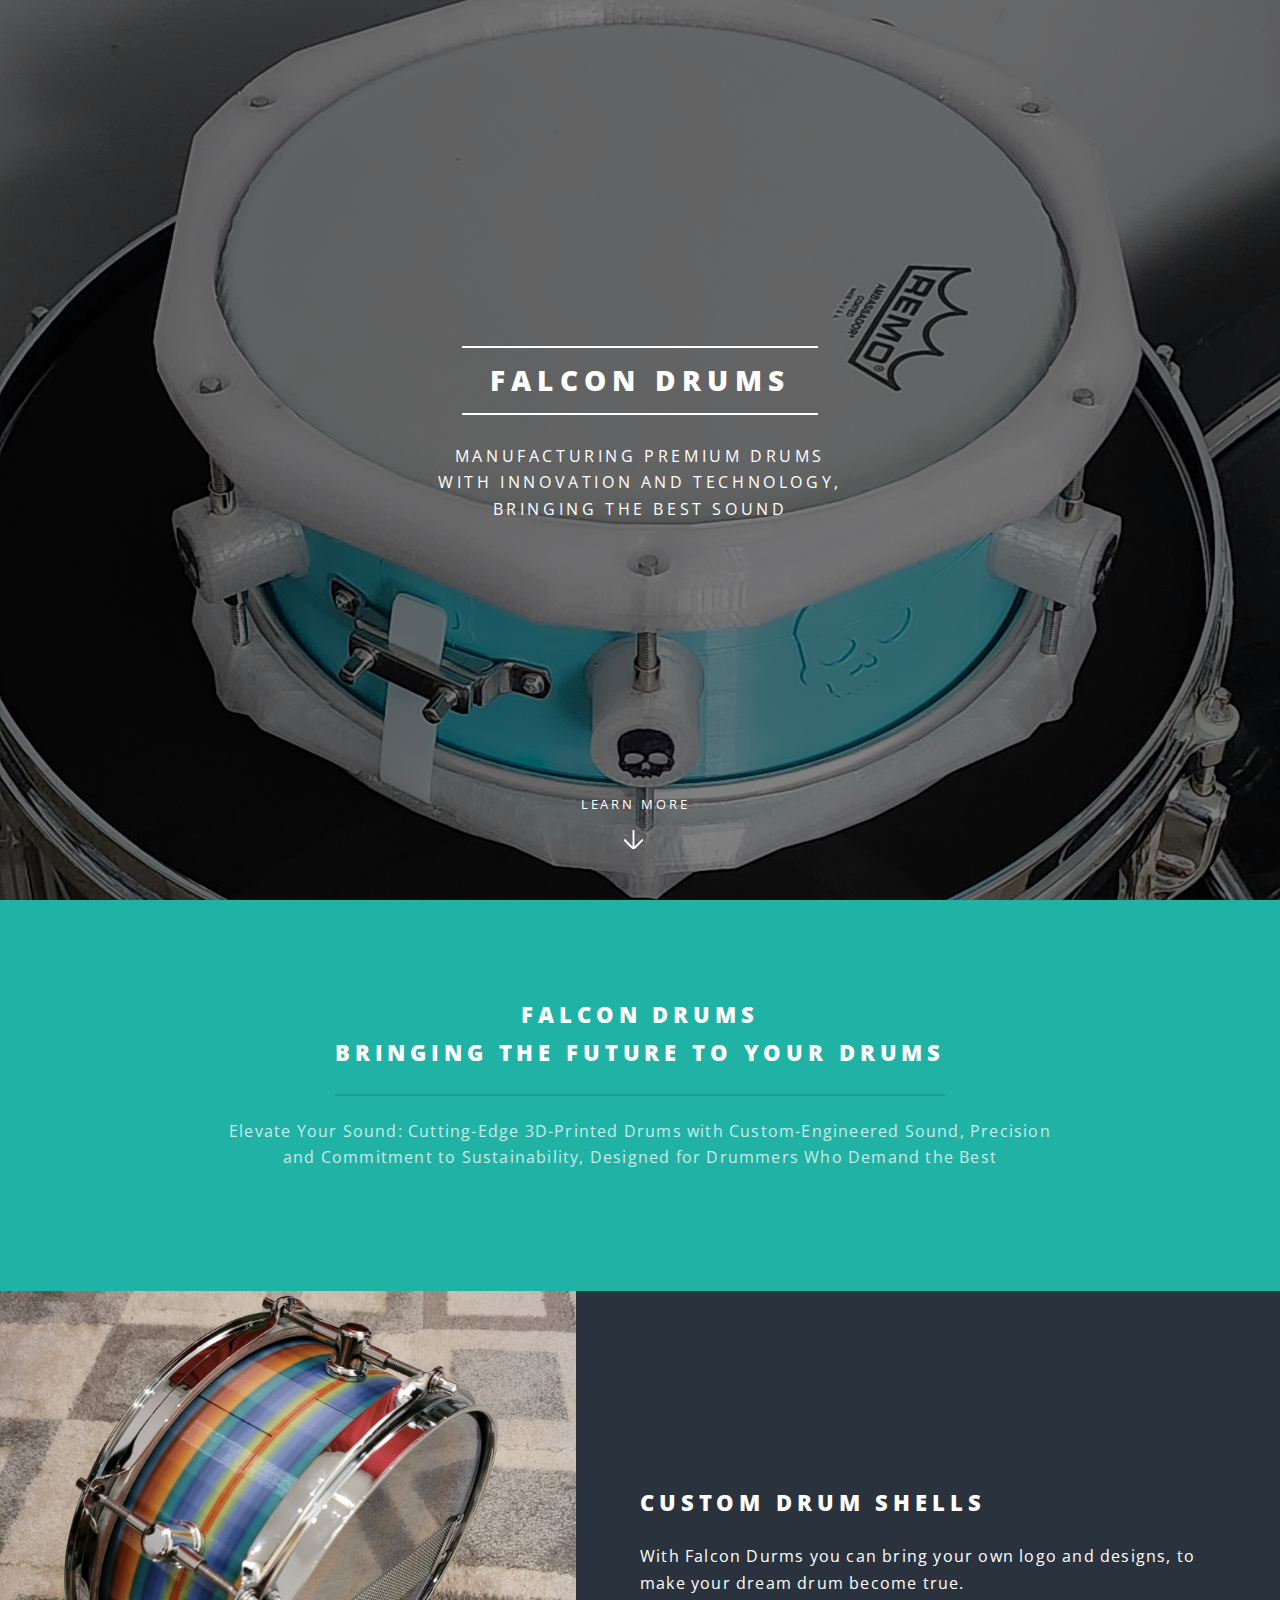
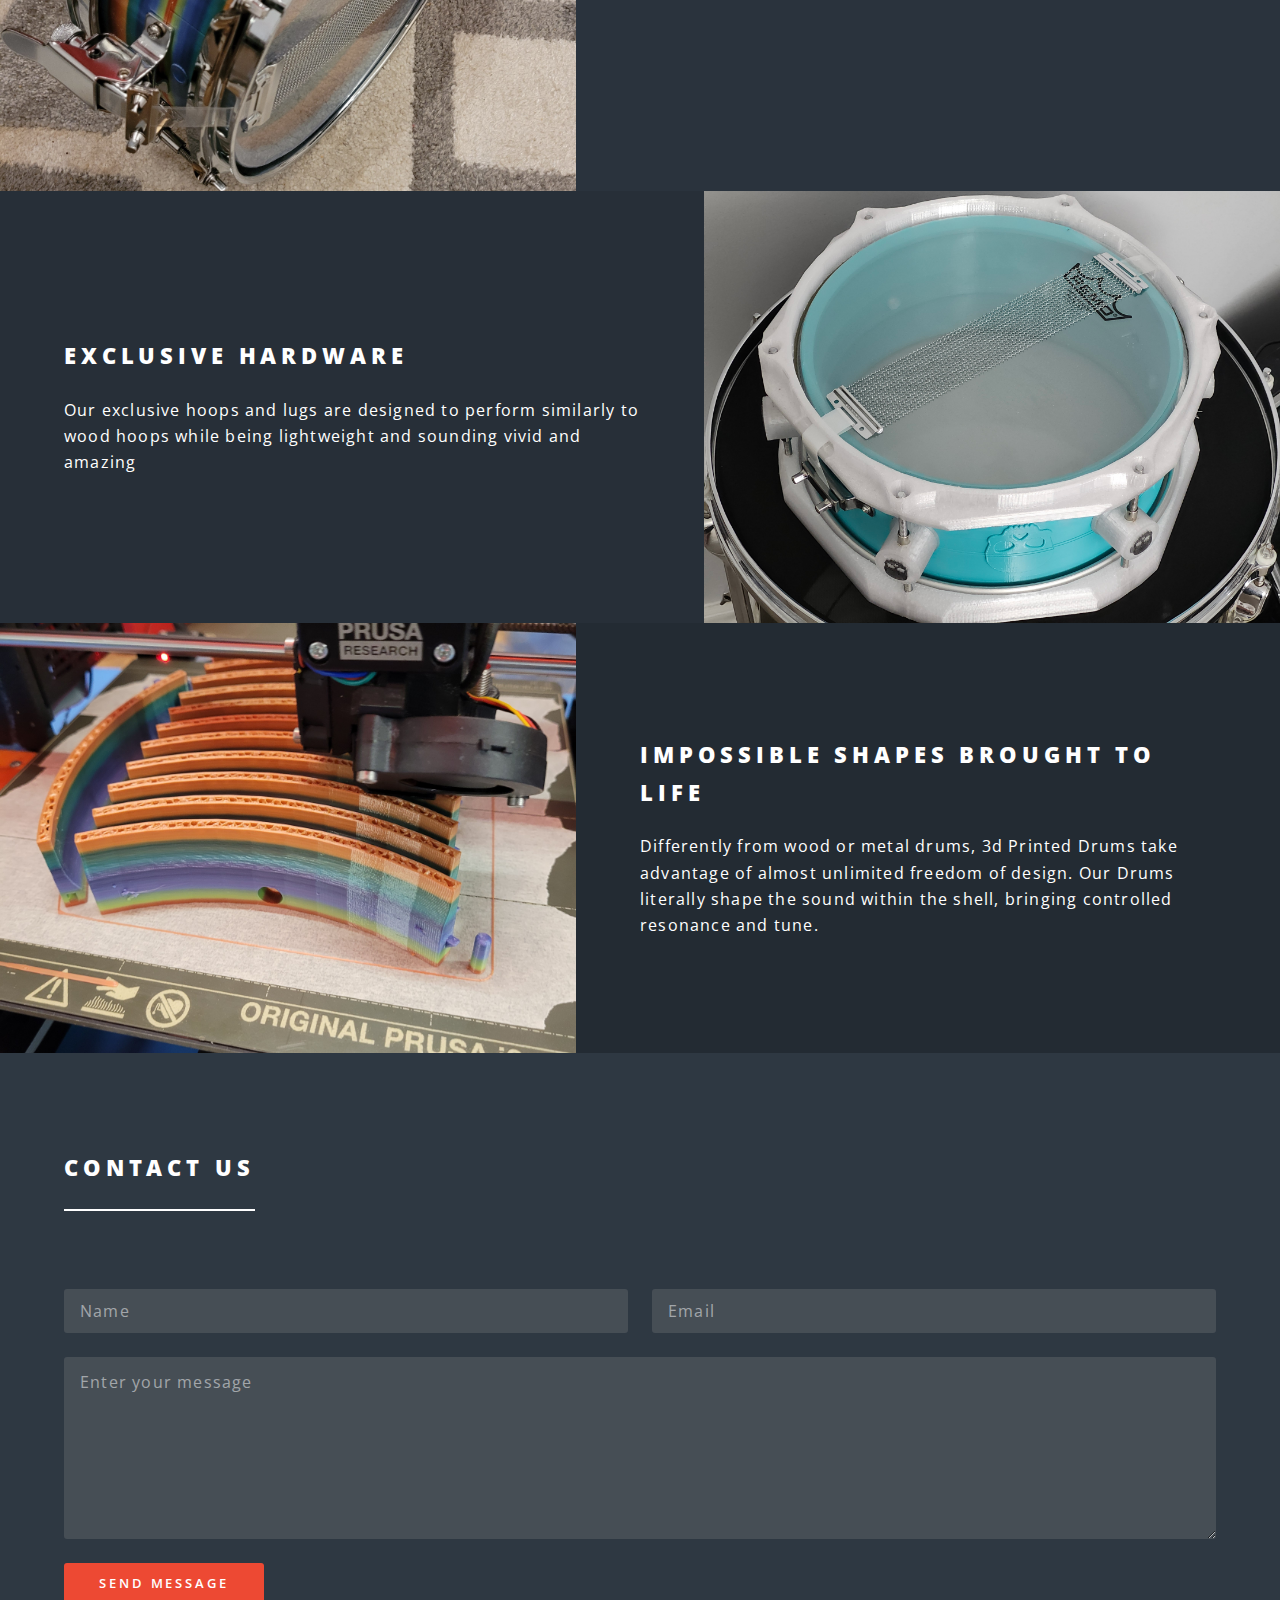
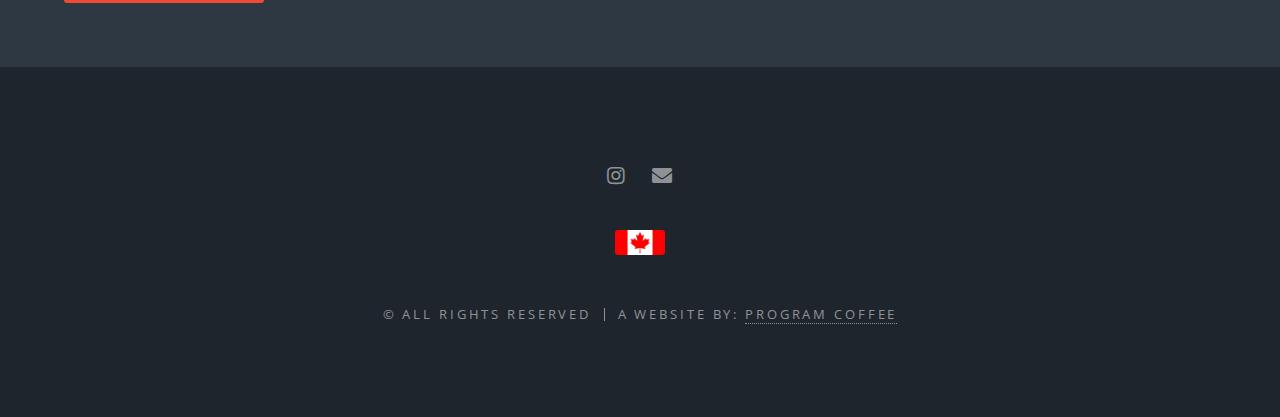
<file: index.html>
<!DOCTYPE HTML>
<!--
	Spectral by HTML5 UP
	html5up.net | @ajlkn
	Free for personal and commercial use under the CCA 3.0 license (html5up.net/license)
-->
<html>
	<head>
		<title>Falcon Drums</title>
		<meta charset="utf-8" />
		<meta name="viewport" content="width=device-width, initial-scale=1, user-scalable=no" />
		<link rel="stylesheet" href="assets/css/main.css" />
		<noscript><link rel="stylesheet" href="assets/css/noscript.css" /></noscript>
	</head>
	<body class="landing is-preload">

		<!-- Page Wrapper -->
			<div id="page-wrapper">

				<!-- Header -->
					<header id="header" class="alt">
						<h1><a href="index.html">Falcon Drums</a></h1>
						<!--nav id="nav">
							<ul>
								<li class="special">
									< a href="#menu" class="menuToggle"><span>Menu</span></a>
									<div id="menu">
										<ul>
											<li><a href="index.html">Home</a></li>
											<li><a href="generic.html">Generic</a></li>
											<li><a href="elements.html">Elements</a></li>
											<li><a href="#">Sign Up</a></li>
											<li><a href="#">Log In</a></li>
										</ul>
									</div>
								</li>
							</ul>
						</nav-->
					</header>

				<!-- Banner -->
					<section id="banner">
						<div class="inner">
							<h2>Falcon Drums</h2>
							<p>Manufacturing Premium Drums<br />
							With Innovation and Technology,<br />
							Bringing the Best Sound</p>
							<!--ul class="actions special">
								<li><a href="#" class="button primary">Activate</a></li>
							</ul-->
						</div>
						<a href="#one" class="more scrolly">Learn More</a>
					</section>

				<!-- One -->
					<section id="one" class="wrapper style1 special">
						<div class="inner">
							<header class="major">
								<h2>Falcon Drums<br />
								Bringing the Future to your drums</h2>
								<p>Elevate Your Sound: Cutting-Edge 3D-Printed Drums with Custom-Engineered Sound, Precision<br />
									and Commitment to Sustainability, Designed for Drummers Who Demand the Best</p>
							</header>
							<!--ul class="icons major">
								<li><span class="icon fa-gem major style1"><span class="label">Lorem</span></span></li>
								<li><span class="icon fa-heart major style2"><span class="label">Ipsum</span></span></li>
								<li><span class="icon solid fa-code major style3"><span class="label">Dolor</span></span></li>
						</ul-->
						</div>
					</section>

				<!-- Two -->
					<section id="two" class="wrapper alt style2">
						<section class="spotlight">
							<div class="image"><img src="images/pic01.jpg" alt="" /></div><div class="content">
								<h2>Custom Drum Shells</h2>
								<p>With Falcon Durms you can bring your own logo and designs, to make your dream drum become true.</p>
							</div>
						</section>
						<section class="spotlight">
							<div class="image"><img src="images/pic02.jpg" alt="" /></div><div class="content">
								<h2>Exclusive Hardware</h2>
								<p>Our exclusive hoops and lugs are designed to perform similarly to wood hoops while being lightweight and sounding vivid and amazing</p>
							</div>
						</section>
						<section class="spotlight">
							<div class="image"><img src="images/pic03.jpg" alt="" /></div><div class="content">
								<h2>Impossible Shapes Brought to Life</h2>
								<p>Differently from wood or metal drums, 3d Printed Drums take advantage of almost unlimited freedom of design. Our Drums literally shape the sound within the shell, bringing controlled resonance and tune.</p>
							</div>
						</section>
					</section>

				<!-- Three -->
					<!--section id="three" class="wrapper style3 special">
						<div class="inner">
							<header class="major">
								<h2>Why is Falcon Drums Unique</h2>
								<p>Aliquam ut ex ut augue consectetur interdum. Donec amet imperdiet eleifend<br />
								fringilla tincidunt. Nullam dui leo Aenean mi ligula, rhoncus ullamcorper.</p>
							</header>
							<ul class="features">
								<li class="icon fa-paper-plane">
									<h3>Arcu accumsan</h3>
									<p>Augue consectetur sed interdum imperdiet et ipsum. Mauris lorem tincidunt nullam amet leo Aenean ligula consequat consequat.</p>
								</li>
								<li class="icon solid fa-laptop">
									<h3>Ac Augue Eget</h3>
									<p>Augue consectetur sed interdum imperdiet et ipsum. Mauris lorem tincidunt nullam amet leo Aenean ligula consequat consequat.</p>
								</li>
								<li class="icon solid fa-code">
									<h3>Mus Scelerisque</h3>
									<p>Augue consectetur sed interdum imperdiet et ipsum. Mauris lorem tincidunt nullam amet leo Aenean ligula consequat consequat.</p>
								</li>
								<li class="icon solid fa-headphones-alt">
									<h3>Mauris Imperdiet</h3>
									<p>Augue consectetur sed interdum imperdiet et ipsum. Mauris lorem tincidunt nullam amet leo Aenean ligula consequat consequat.</p>
								</li>
								<li class="icon fa-heart">
									<h3>Aenean Primis</h3>
									<p>Augue consectetur sed interdum imperdiet et ipsum. Mauris lorem tincidunt nullam amet leo Aenean ligula consequat consequat.</p>
								</li>
								<li class="icon fa-flag">
									<h3>Tortor Ut</h3>
									<p>Augue consectetur sed interdum imperdiet et ipsum. Mauris lorem tincidunt nullam amet leo Aenean ligula consequat consequat.</p>
								</li>
							</ul>
						</div>
					</section-->

					<section id="three" class="wrapper style4">
						<form method="post" action="https://formspree.io/f/mnnnldlz" class="inner">
							<header class="major">
								<h2>Contact Us</h2>
							</header>
							<div class="row gtr-uniform">
								<div class="col-6 col-12-xsmall">
									<input type="text" name="demo-name" id="demo-name" value="" placeholder="Name" />
								</div>
								<div class="col-6 col-12-xsmall">
									<input type="email" name="demo-email" id="demo-email" value="" placeholder="Email" />
								</div>
								<!--div class="col-12">
									<select name="demo-category" id="demo-category">
										<option value="">- Category -</option>
										<option value="1">Manufacturing</option>
										<option value="1">Shipping</option>
										<option value="1">Administration</option>
										<option value="1">Human Resources</option>
									</select>
								</div-->
								<!--div class="col-4 col-12-small">
									<input type="radio" id="demo-priority-low" name="demo-priority" checked>
									<label for="demo-priority-low">Low</label>
								</div>
								<div class="col-4 col-12-small">
									<input type="radio" id="demo-priority-normal" name="demo-priority">
									<label for="demo-priority-normal">Normal</label>
								</div>
								<div class="col-4 col-12-small">
									<input type="radio" id="demo-priority-high" name="demo-priority">
									<label for="demo-priority-high">High</label>
								</div-->
								<!--div class="col-6 col-12-small">
									<input type="checkbox" id="demo-copy" name="demo-copy">
									<label for="demo-copy">Email me a copy</label>
								</div-->
								<!--div class="col-6 col-12-small">
									<input type="checkbox" id="demo-human" name="demo-human" checked>
									<label for="demo-human">Not a robot</label>
								</div-->
								<div class="col-12">
									<textarea name="demo-message" id="demo-message" placeholder="Enter your message" rows="6"></textarea>
								</div>
								<div class="col-12">
									<ul class="actions">
										<li><input type="submit" value="Send Message" class="primary" /></li>
										<!--li><input type="reset" value="Reset" /></li-->
									</ul>
								</div>
							</div>
						</form>
					</section>

				<!-- CTA -->
					<!--section id="cta" class="wrapper style4">
						<div class="inner">
							<header>
								<h2>Stay Updated</h2>
								<p>Subscribe to our newsletters and stay tunned for our releases and promotions.</p>
							</header>
							<ul class="actions stacked">
								<li><a href="#" class="button fit primary">Subscribe</a></li>
								<li><a href="#" class="button fit">Learn More</a></li>
							</ul>
						</div>
					</section-->

				<!-- Footer -->
					<footer id="footer">
						<ul class="icons">
							<!--li><a href="#" class="icon brands fa-twitter"><span class="label">Twitter</span></a></li-->
							<!--li><a href="#" class="icon brands fa-facebook-f"><span class="label">Facebook</span></a></li-->
							<li><a href="#" class="icon brands fa-instagram"><span class="label">Instagram</span></a></li>
							<!--li><a href="#" class="icon brands fa-dribbble"><span class="label">Dribbble</span></a></li-->
							<li><a href="#" class="icon solid fa-envelope"><span class="label">Email</span></a></li>
						</ul>
						<ul class="icons">
							<div class="image"> <img src="images/canadaFlag.png" alt="Canadian Flag" style="width: 50px; height: auto;"/></div>
						</ul>
						<ul class="copyright">
							<li>&copy; All Rights Reserved</li><li>A Website by: <a href="http://programcoffee.ca">Program Coffee</a></li>
						</ul>
					</footer>

			</div>

		<!-- Scripts -->
			<script src="assets/js/jquery.min.js"></script>
			<script src="assets/js/jquery.scrollex.min.js"></script>
			<script src="assets/js/jquery.scrolly.min.js"></script>
			<script src="assets/js/browser.min.js"></script>
			<script src="assets/js/breakpoints.min.js"></script>
			<script src="assets/js/util.js"></script>
			<script src="assets/js/main.js"></script>

	</body>
</html>
</file>
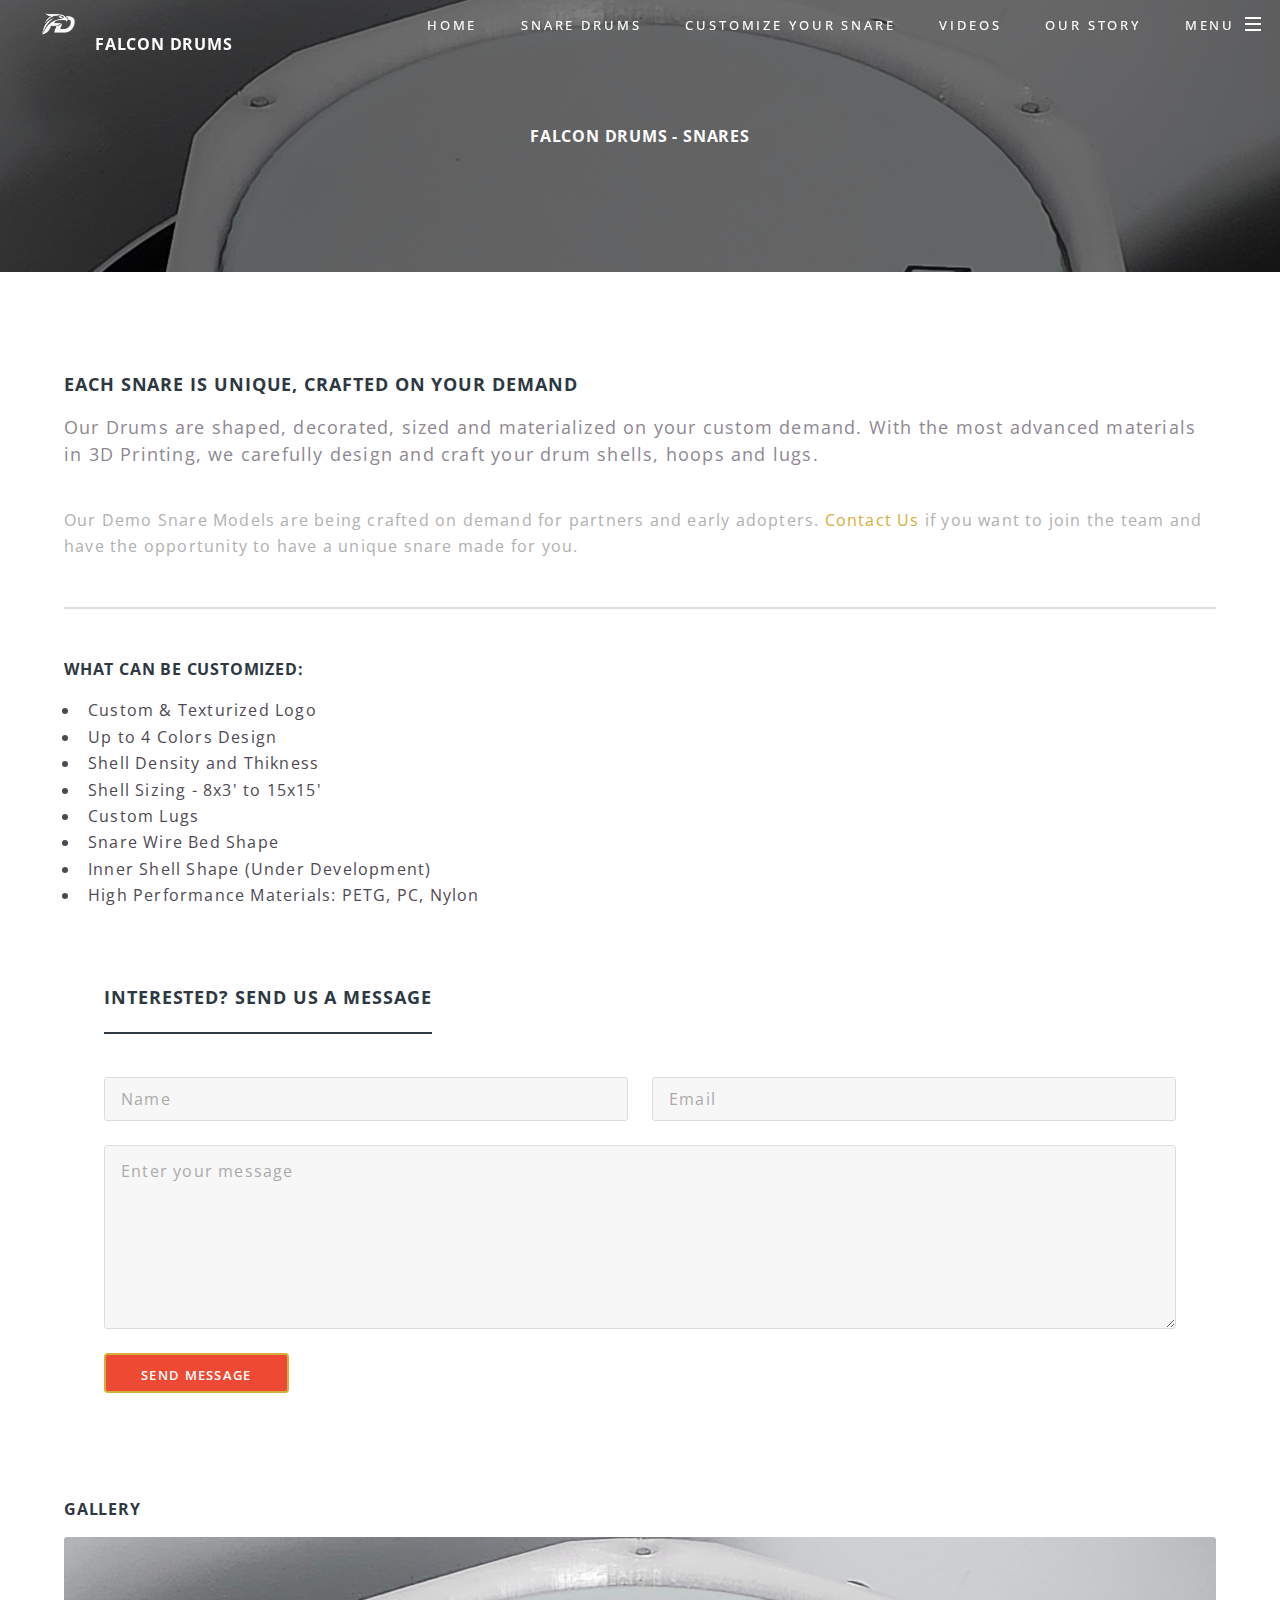
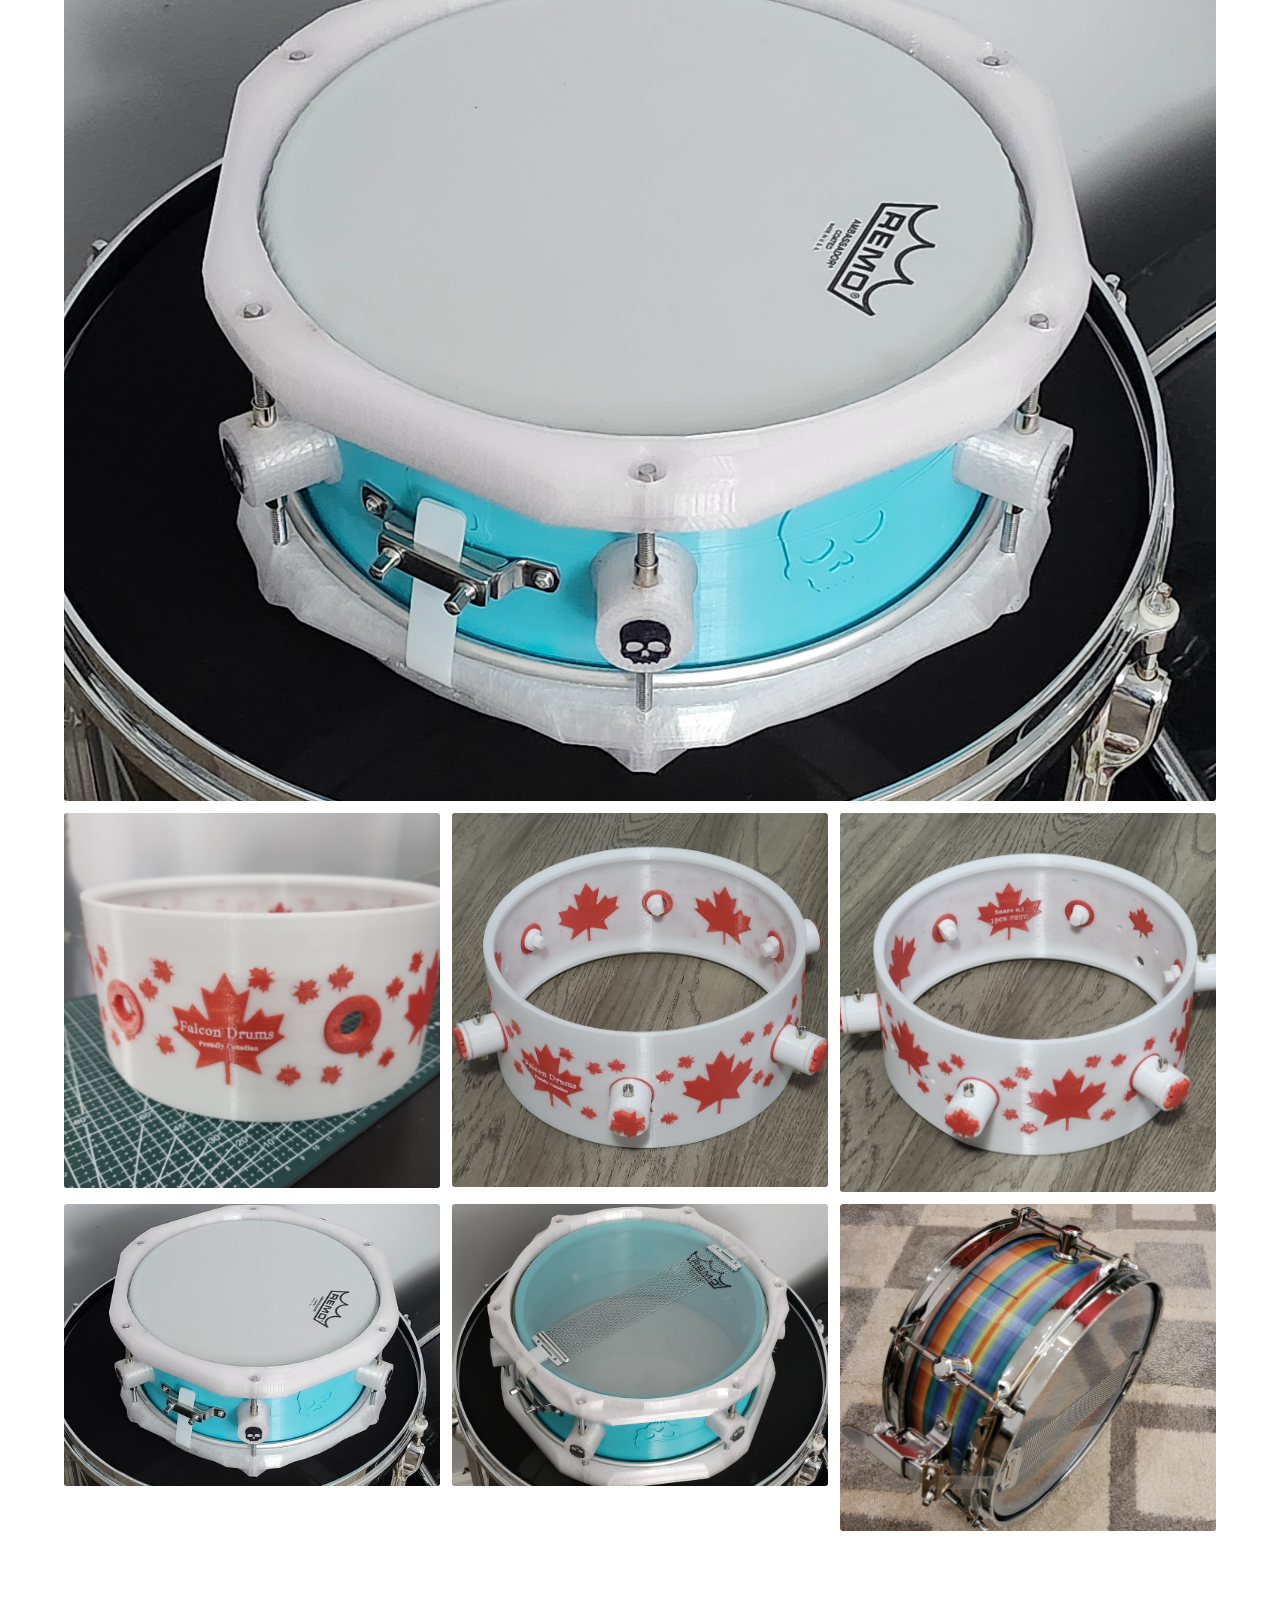
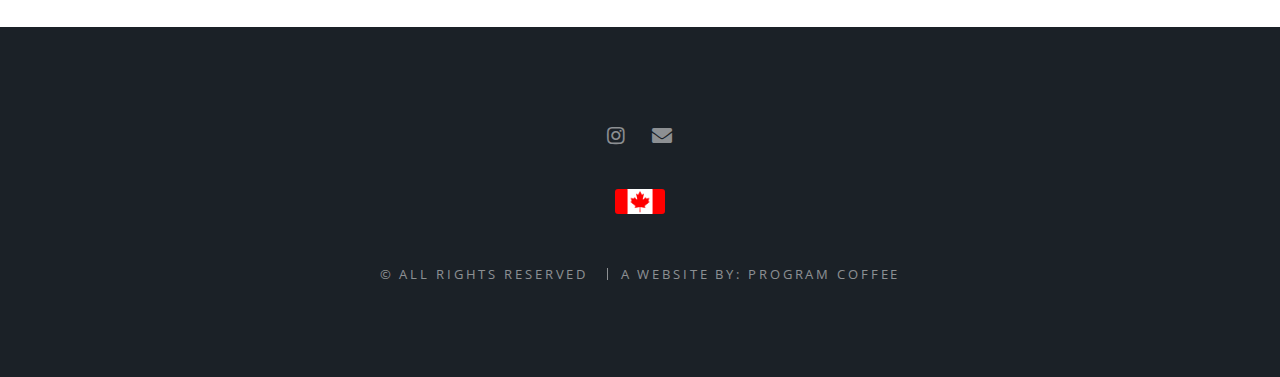
<file: snares.html>
<!DOCTYPE HTML>

<html>

<head>
	<title>Falcon Drums - Snares</title>
	<link rel="icon" type="image/png" href="images/logo.png">
	<meta charset="utf-8" />
	<meta name="viewport" content="width=device-width, initial-scale=1, user-scalable=no" />
	<link rel="stylesheet" href="assets/css/main.css" />
	<noscript>
		<link rel="stylesheet" href="assets/css/noscript.css" />
	</noscript>
	<link rel="stylesheet" href="assets/css/dark-theme.css" />
</head>

<body class="landing is-preload">

	<!-- Page Wrapper -->
	<div id="page-wrapper">

		<!-- Header -->
		<header id="header" class="alt">
			<h1><a href="index.html"><img src="images/logo.png" alt="Falcon Drums" class="logo-img"><span class="brand-name">Falcon Drums</span></a></h1>
			<nav id="nav">
				<ul>
					<li class="nav-item-desktop"><a href="index.html" class="nav-link">Home</a></li>
					<li class="nav-item-desktop"><a href="snares.html" class="nav-link active">Snare Drums</a></li>
					<li class="nav-item-desktop"><a href="3dDrumEditor.html" class="nav-link">Customize Your Snare</a></li>
					<li class="nav-item-desktop"><a href="videos.html" class="nav-link">Videos</a></li>
					<li class="nav-item-desktop"><a href="about.html" class="nav-link">Our Story</a></li>
					<li class="special">
						<a href="#menu" class="menuToggle"><span>Menu</span></a>
						<div id="menu">
							<ul>
								<li><a href="index.html">Home</a></li>
								<li><a href="snares.html">Snare Drums</a></li>
								<li><a href="3dDrumEditor.html">Customize Your Snare</a></li>
								<li><a href="videos.html">Videos</a></li>
								<li><a href="about.html">Our Story</a></li>
							</ul>
						</div>
					</li>
				</ul>
			</nav>
		</header>

		<!-- Main -->
		<article id="main">
			<header>
				<h1>Falcon Drums - Snares</h1>
				<p></p>
			</header>
			<section class="wrapper style5">
				<div class="inner">

					<section>
						<header>
							<h3>Each Snare is Unique, Crafted on Your Demand</h3>
							<p>Our Drums are shaped, decorated, sized and materialized on your custom demand. With the
								most advanced materials in 3D Printing, we carefully design and craft your drum shells,
								hoops and lugs.</p>
						</header>
						<p>Our Demo Snare Models are being crafted on demand for partners and early adopters. <a
								href="#three">Contact Us</a> if you want to join the team and have the opportunity to
							have a unique snare made for you.</p>
						<hr />
					</section>


					<section>
						<h4>What can be customized:</h4>
						<div class="row">

							<div class="col-6 col-12-medium">
								<ul>
									<li>Custom & Texturized Logo</li>
									<li>Up to 4 Colors Design</li>
									<li>Shell Density and Thikness</li>
									<li>Shell Sizing - 8x3' to 15x15'</li>
									<li>Custom Lugs</li>
									<li>Snare Wire Bed Shape</li>
									<li>Inner Shell Shape (Under Development)</li>
									<li>High Performance Materials: PETG, PC, Nylon</li>
								</ul>
							</div>
						</div>
					</section>



					<section id="three"
						style="background-color: #ffffff; padding: 40px; border-radius: 4px; margin-bottom: 32px;">
						<form method="post" action="https://formspree.io/f/mnnnldlz">
							<header class="major" style="margin-bottom: 24px;">
								<h3 style="color: #2e3842; border-bottom-color: #2e3842;">Interested? Send Us a Message
								</h3>
							</header>
							<style>
								#three input[type="text"],
								#three input[type="email"],
								#three textarea {
									background-color: #f7f7f7 !important;
									border: 1px solid #ddd !important;
									color: #2e3842 !important;
								}

								#three input::placeholder,
								#three textarea::placeholder {
									color: #aaa !important;
								}
							</style>
							<div class="row gtr-uniform">
								<div class="col-6 col-12-xsmall">
									<input type="text" name="demo-name" id="demo-name" value="" placeholder="Name" />
								</div>
								<div class="col-6 col-12-xsmall">
									<input type="email" name="demo-email" id="demo-email" value=""
										placeholder="Email" />
								</div>

								<div class="col-12">
									<textarea name="demo-message" id="demo-message" placeholder="Enter your message"
										rows="6"></textarea>
								</div>
								<div class="col-12">
									<ul class="actions">
										<li><input type="submit" value="Send Message" class="primary" /></li>
									</ul>
								</div>
							</div>
						</form>
					</section>

					<section>
						<h4>Gallery</h4>
						<div class="box alt">
							<div class="row gtr-50 gtr-uniform">
								<div class="col-12"><span class="image fit"><img src="images/banner.jpg"
											alt="" /></span></div>
								<div class="col-4"><span class="image fit"><img src="images/CanadianSnare2.jpg"
											alt="" /></span></div>
								<div class="col-4"><span class="image fit"><img src="images/CanadianSnare1.jpg"
											alt="" /></span></div>
								<div class="col-4"><span class="image fit"><img src="images/CanadianSnare3.jpg"
											alt="" /></span></div>
								<div class="col-4"><span class="image fit"><img src="images/banner.jpg" alt="" /></span>
								</div>
								<div class="col-4"><span class="image fit"><img src="images/pic02.jpg" alt="" /></span>
								</div>
								<div class="col-4"><span class="image fit"><img src="images/pic01.jpg" alt="" /></span>
								</div>

							</div>
					</section>

				</div>
			</section>
		</article>

		<!-- Footer -->
		<footer id="footer">
			<ul class="icons">
				<!--li><a href="#" class="icon brands fa-twitter"><span class="label">Twitter</span></a></li-->
				<!--li><a href="#" class="icon brands fa-facebook-f"><span class="label">Facebook</span></a></li-->
				<li><a href="#" class="icon brands fa-instagram"><span class="label">Instagram</span></a></li>
				<!--li><a href="#" class="icon brands fa-dribbble"><span class="label">Dribbble</span></a></li-->
				<li><a href="#" class="icon solid fa-envelope"><span class="label">Email</span></a></li>
			</ul>
			<ul class="icons">
				<div class="image"> <img src="images/canadaFlag.png" alt="Canadian Flag"
						style="width: 50px; height: auto;" /></div>
			</ul>
			<ul class="copyright">
				<li>&copy; All Rights Reserved</li>
				<li>A Website by: <a href="http://programcoffee.ca">Program Coffee</a></li>
			</ul>
		</footer>

	</div>

	<!-- Scripts -->
	<script src="assets/js/jquery.min.js"></script>
	<script src="assets/js/jquery.scrollex.min.js"></script>
	<script src="assets/js/jquery.scrolly.min.js"></script>
	<script src="assets/js/browser.min.js"></script>
	<script src="assets/js/breakpoints.min.js"></script>
	<script src="assets/js/util.js"></script>
	<script src="assets/js/main.js"></script>

</body>

</html>
</file>
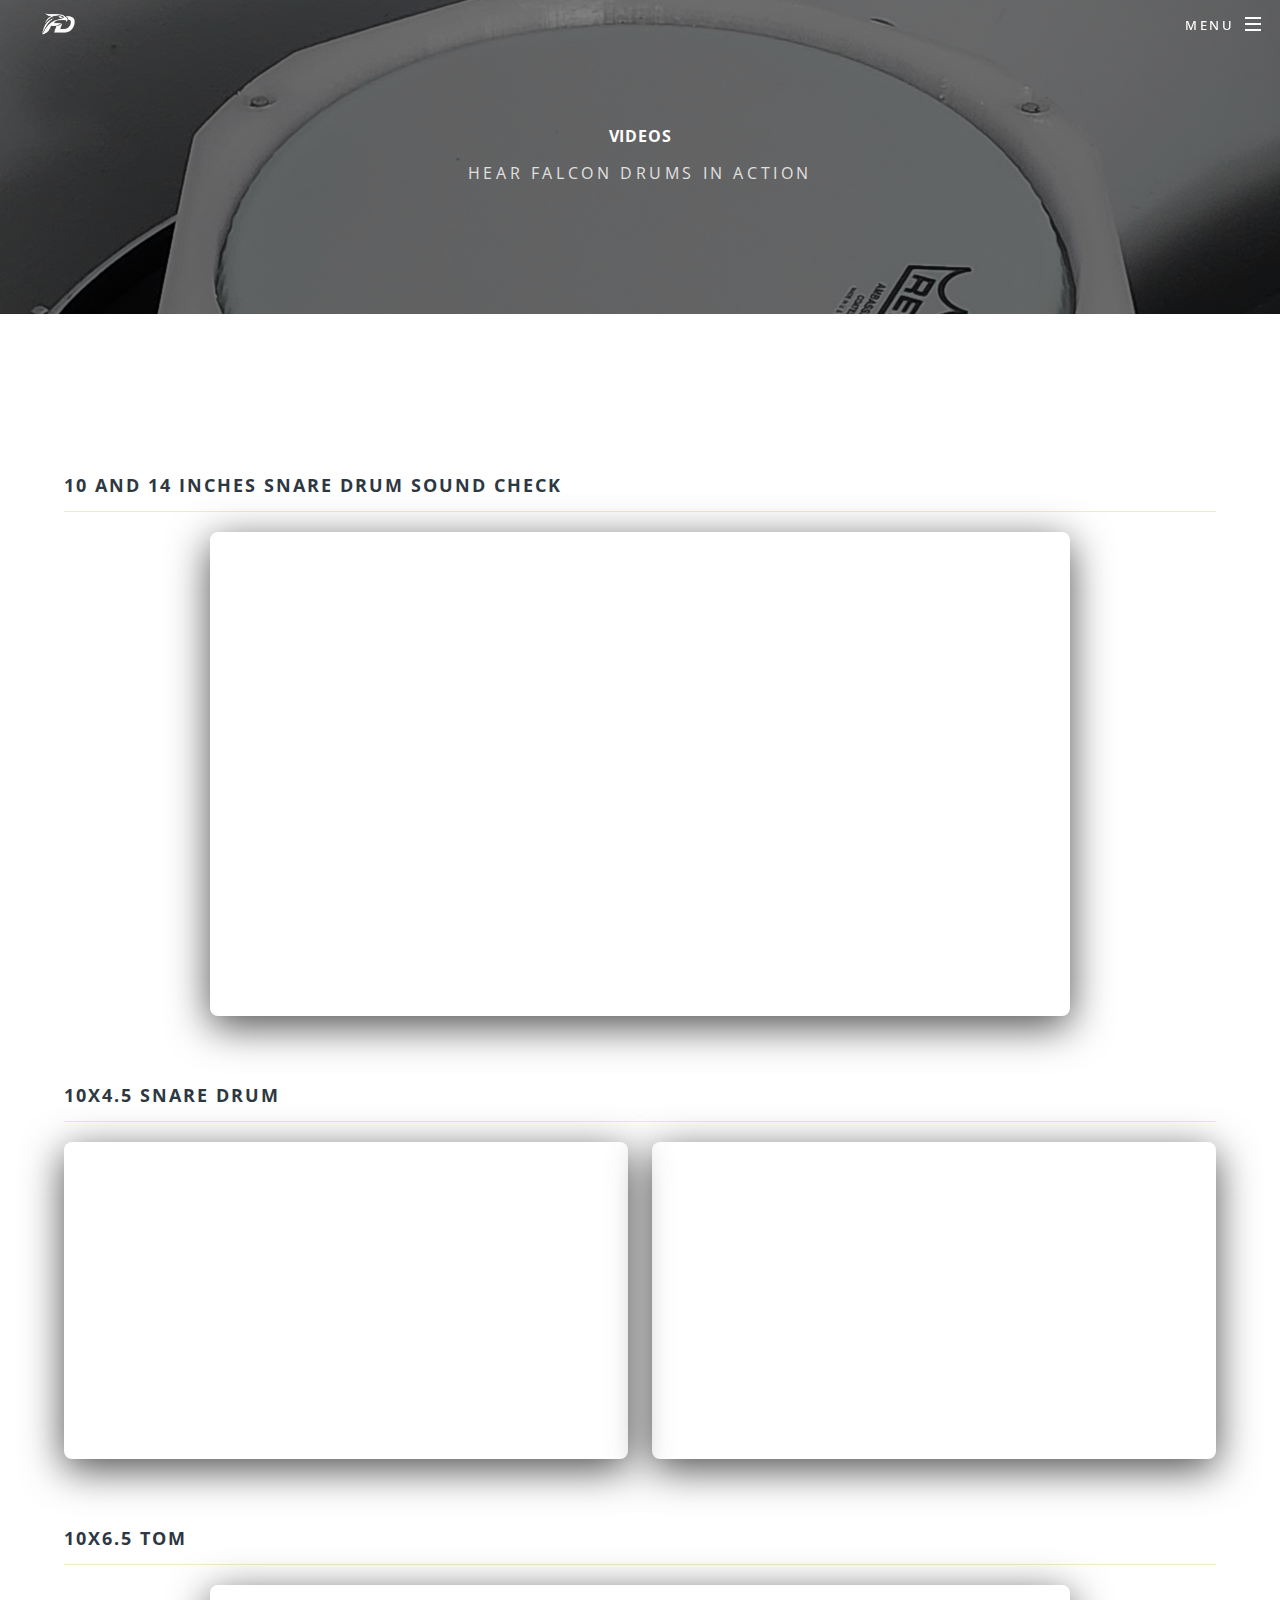
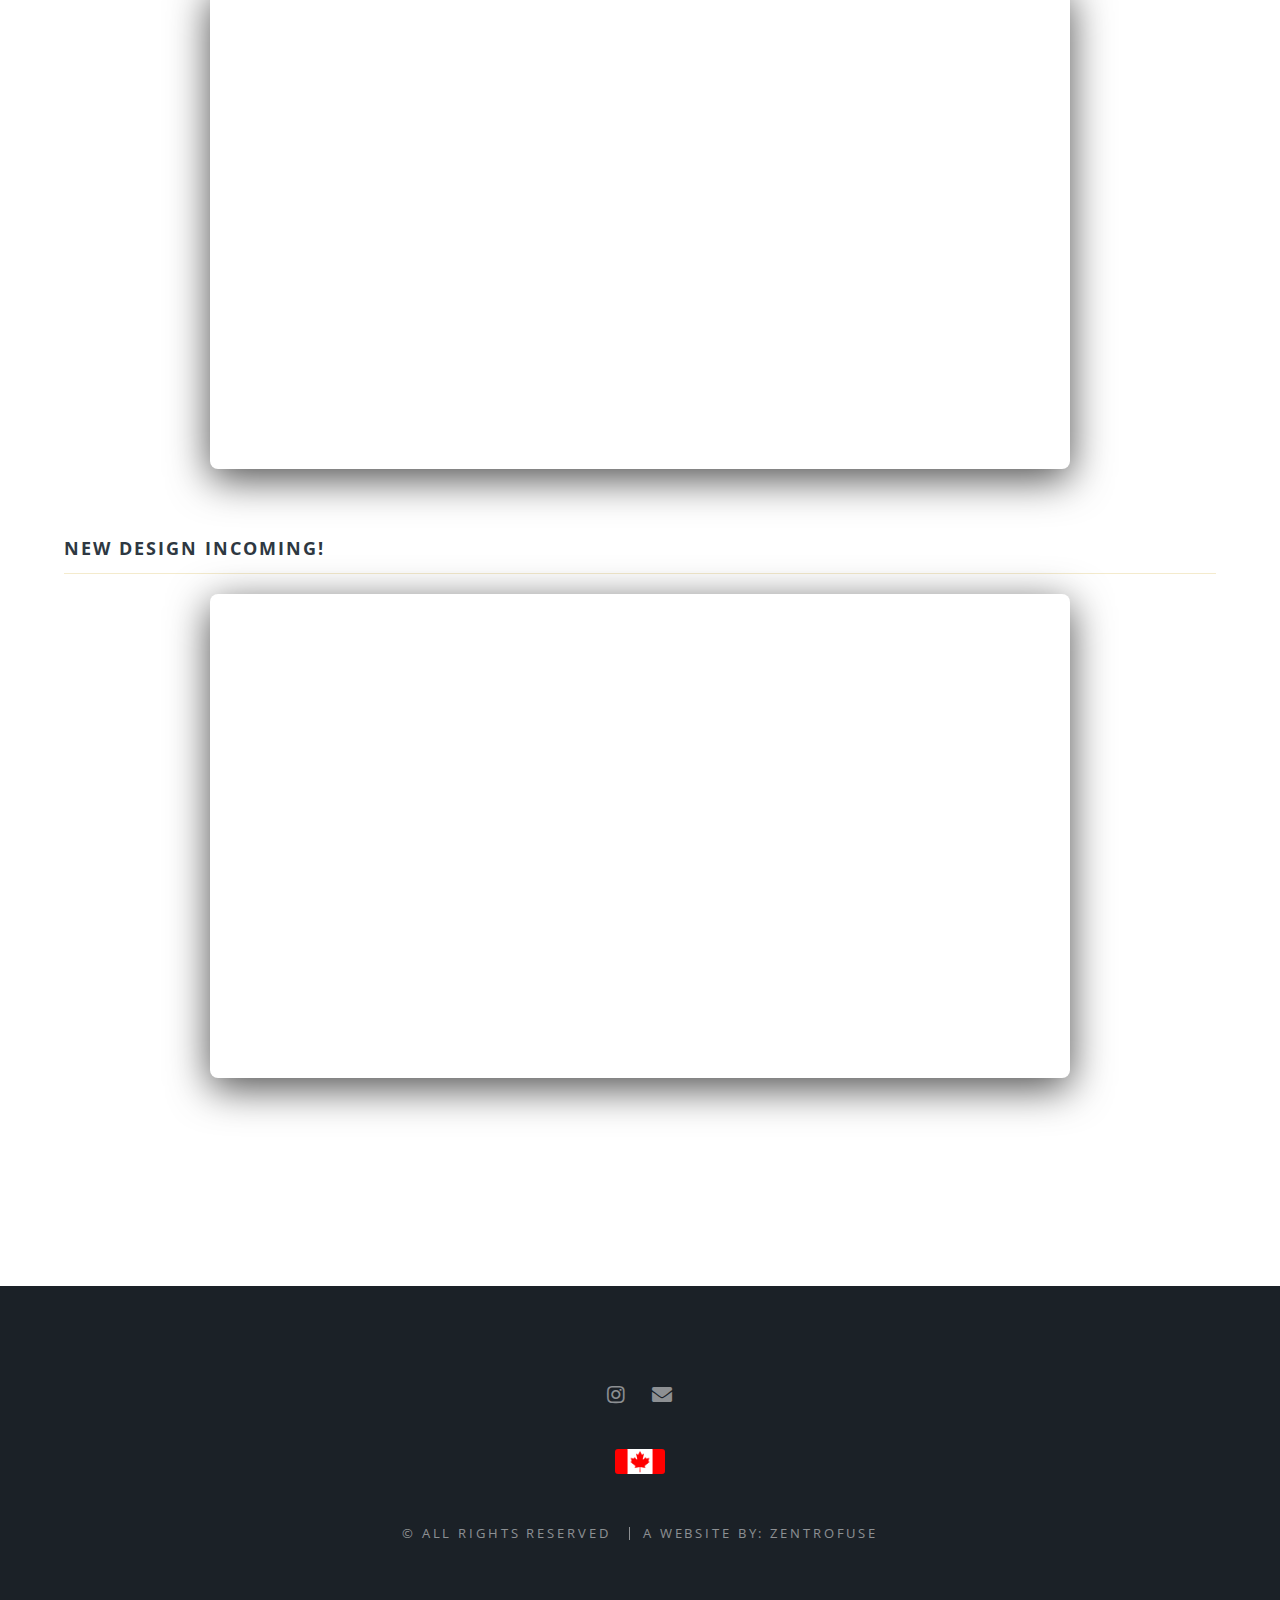
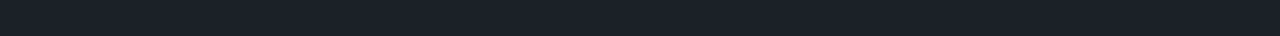
<file: videos.html>
<!DOCTYPE HTML>
<html>

<head>
	<title>Falcon Drums - Videos</title>
	<link rel="icon" type="image/png" href="images/logo.png">
	<meta charset="utf-8" />
	<meta name="viewport" content="width=device-width, initial-scale=1, user-scalable=no" />
	<link rel="stylesheet" href="assets/css/main.css" />
	<noscript>
		<link rel="stylesheet" href="assets/css/noscript.css" />
	</noscript>
	<link rel="stylesheet" href="assets/css/dark-theme.css" />
	<style>
		.videos-page {
			padding: 60px 0 80px;
		}

		.video-section {
			margin-bottom: 64px;
		}

		.video-section h3 {
			font-size: 1.1em;
			letter-spacing: 2px;
			text-transform: uppercase;
			color: #d4af37;
			margin-bottom: 20px;
			padding-bottom: 10px;
			border-bottom: 1px solid rgba(212, 175, 55, 0.25);
		}

		.video-single {
			position: relative;
			width: 100%;
			max-width: 860px;
			margin: 0 auto;
			aspect-ratio: 16/9;
			border-radius: 8px;
			overflow: hidden;
			box-shadow: 0 10px 40px rgba(0, 0, 0, 0.7);
		}

		.video-single iframe {
			position: absolute;
			top: 0;
			left: 0;
			width: 100%;
			height: 100%;
			border: none;
		}

		.video-pair {
			display: grid;
			grid-template-columns: 1fr 1fr;
			gap: 24px;
		}

		.video-pair-item {
			position: relative;
			width: 100%;
			aspect-ratio: 16/9;
			border-radius: 8px;
			overflow: hidden;
			box-shadow: 0 10px 40px rgba(0, 0, 0, 0.7);
		}

		.video-pair-item iframe {
			position: absolute;
			top: 0;
			left: 0;
			width: 100%;
			height: 100%;
			border: none;
		}

		@media (max-width: 640px) {
			.video-pair {
				grid-template-columns: 1fr;
			}
		}
	</style>
</head>

<body class="landing is-preload">

	<!-- Page Wrapper -->
	<div id="page-wrapper">

		<!-- Header -->
		<header id="header" class="alt">
			<h1><a href="index.html"><img src="images/logo.png" alt="Falcon Drums" class="logo-img"></a></h1>
			<nav id="nav">
				<ul>
					<li class="special">
						<a href="#menu" class="menuToggle"><span>Menu</span></a>
						<div id="menu">
							<ul>
								<li><a href="index.html">Home</a></li>
								<li><a href="snares.html">Snare Drums</a></li>
								<li><a href="3dDrumEditor.html">Customize Your Snare</a></li>
								<li><a href="videos.html">Videos</a></li>
							</ul>
						</div>
					</li>
				</ul>
			</nav>
		</header>

		<!-- Main -->
		<article id="main">
			<header>
				<h1>Videos</h1>
				<p>Hear Falcon Drums in action</p>
			</header>
			<section class="wrapper style5">
				<div class="inner videos-page">

					<!-- Video 1: Sound Check -->
					<div class="video-section">
						<h3>10 and 14 inches Snare Drum Sound Check</h3>
						<div class="video-single">
							<iframe
								src="https://www.youtube.com/embed/5UIG9kjSJrM?rel=0&modestbranding=1"
								allow="accelerometer; autoplay; clipboard-write; encrypted-media; gyroscope; picture-in-picture"
								allowfullscreen>
							</iframe>
						</div>
					</div>

					<!-- Video 2: Side by side -->
					<div class="video-section">
						<h3>10x4.5 Snare Drum</h3>
						<div class="video-pair">
							<div class="video-pair-item">
								<iframe
									src="https://www.youtube.com/embed/uXYYkkUmcUE?rel=0&modestbranding=1"
									allow="accelerometer; autoplay; clipboard-write; encrypted-media; gyroscope; picture-in-picture"
									allowfullscreen>
								</iframe>
							</div>
							<div class="video-pair-item">
								<iframe
									src="https://www.youtube.com/embed/np07ma0ueHE?rel=0&modestbranding=1"
									allow="accelerometer; autoplay; clipboard-write; encrypted-media; gyroscope; picture-in-picture"
									allowfullscreen>
								</iframe>
							</div>
						</div>
					</div>

					<!-- Video 3: Tom -->
					<div class="video-section">
						<h3>10x6.5 Tom</h3>
						<div class="video-single">
							<iframe
								src="https://www.youtube.com/embed/KdrA0QIUBhE?rel=0&modestbranding=1"
								allow="accelerometer; autoplay; clipboard-write; encrypted-media; gyroscope; picture-in-picture"
								allowfullscreen>
							</iframe>
						</div>
					</div>

					<!-- Video 4: New design -->
					<div class="video-section">
						<h3>New Design Incoming!</h3>
						<div class="video-single">
							<iframe
								src="https://www.youtube.com/embed/og9nWUkXj6s?rel=0&modestbranding=1"
								allow="accelerometer; autoplay; clipboard-write; encrypted-media; gyroscope; picture-in-picture"
								allowfullscreen>
							</iframe>
						</div>
					</div>

				</div>
			</section>
		</article>

		<!-- Footer -->
		<footer id="footer">
			<ul class="icons">
				<li><a href="#" class="icon brands fa-instagram"><span class="label">Instagram</span></a></li>
				<li><a href="#" class="icon solid fa-envelope"><span class="label">Email</span></a></li>
			</ul>
			<ul class="icons">
				<div class="image"> <img src="images/canadaFlag.png" alt="Canadian Flag"
						style="width: 50px; height: auto;" /></div>
			</ul>
			<ul class="copyright">
				<li>&copy; All Rights Reserved</li>
				<li>A Website by: <a href="http://zentrofuse.com">ZentroFuse</a></li>
			</ul>
		</footer>

	</div>

	<!-- Scripts -->
	<script src="assets/js/jquery.min.js"></script>
	<script src="assets/js/jquery.scrollex.min.js"></script>
	<script src="assets/js/jquery.scrolly.min.js"></script>
	<script src="assets/js/browser.min.js"></script>
	<script src="assets/js/breakpoints.min.js"></script>
	<script src="assets/js/util.js"></script>
	<script src="assets/js/main.js"></script>

</body>

</html>
</file>
<file: assets/css/noscript.css>
/*
	Spectral by HTML5 UP
	html5up.net | @ajlkn
	Free for personal and commercial use under the CCA 3.0 license (html5up.net/license)
*/

/* Banner */

	body.is-preload #banner h2 {
		-moz-transform: none;
		-webkit-transform: none;
		-ms-transform: none;
		transform: none;
		opacity: 1;
	}

		body.is-preload #banner h2:before, body.is-preload #banner h2:after {
			width: 100%;
		}

	body.is-preload #banner .more {
		-moz-transform: none;
		-webkit-transform: none;
		-ms-transform: none;
		transform: none;
		opacity: 1;
	}

	body.is-preload #banner:after {
		opacity: 0;
	}
</file>
<file: assets/css/dark-theme.css>
:root {
    --bg-color: #121212;
    --bg-secondary: #1e1e1e;
    --text-color: #e0e0e0;
    --text-muted: #b0b0b0;
    --accent-color: #d4af37;
    /* Gold/Bronze like drum cymbals */
    --accent-hover: #b59020;
    --header-bg: rgba(18, 18, 18, 0.95);
    --border-color: #333;
}

body,
.landing {
    background-color: var(--bg-color);
    color: var(--text-color);
    font-family: 'Open Sans', 'Helvetica Neue', sans-serif;
    /* Modern clean font */
}

/* Typography Overrides */
h1,
h2,
h3,
h4,
h5,
h6 {
    color: #ffffff;
    font-weight: 700;
    letter-spacing: 0.05em;
    text-transform: uppercase;
}

p {
    color: var(--text-muted);
}

a {
    color: var(--accent-color);
    transition: color 0.3s ease;
    border-bottom-color: transparent;
}

a:hover {
    color: var(--accent-hover);
}

/* Header */
#header {
    background: var(--header-bg);
    border-bottom: none;
    padding: 1rem 2rem;
    display: flex;
    align-items: center;
    justify-content: space-between;
}

#header h1 {
    display: flex;
    align-items: center;
    margin: 0;
}

#header .logo-img {
    height: 50px;
    /* Adjust based on logo needs */
    width: auto;
    filter: invert(1);
    /* Invert to make it white/light on dark bg if strictly black */
}

/* Navigation */


#menu {
    background-color: #2a2a2a;
}

#nav ul li a {
    color: #fff;
    font-weight: 500;
}

/* Sections */
.wrapper.style1 {
    background-color: var(--bg-secondary);
}

.wrapper.style2 {
    background-color: var(--bg-color);
}

.wrapper.style3 {
    background-color: var(--bg-secondary);
}

.wrapper.style4 {
    background-color: rgba(18, 18, 18, 0.8);
}

/* Spotlight (Alternating sections) */
.spotlight {
    box-shadow: none;
    border-bottom: 0px solid var(--border-color);
    /* Animation Init State */
    opacity: 0;
    transform: translateY(30px);
    transition: opacity 1s ease, transform 1s ease;
    will-change: opacity, transform;
}

.spotlight.visible {
    opacity: 1;
    transform: translateY(0);
}

.spotlight .content {
    background-color: transparent;
    border-color: transparent;
}

.spotlight:nth-child(2n) {
    background-color: var(--bg-secondary);
}

.spotlight:nth-child(2n + 1) {
    background-color: var(--bg-color);
}

/* Buttons */
input[type="submit"],
input[type="reset"],
input[type="button"],
button,
.button {
    background-color: transparent;
    color: var(--accent-color) !important;
    border: 2px solid var(--accent-color);
    border-radius: 4px;
    font-weight: 600;
    text-transform: uppercase;
    letter-spacing: 0.1em;
}

input[type="submit"]:hover,
input[type="reset"]:hover,
input[type="button"]:hover,
button:hover,
.button:hover {
    background-color: var(--accent-color);
    color: #000 !important;
    border-color: var(--accent-color);
}

.button.primary {
    background-color: var(--accent-color);
    color: #000 !important;
    border-color: var(--accent-color);
}

.button.primary:hover {
    background-color: var(--accent-hover);
    border-color: var(--accent-hover);
}

/* Form */
input[type="text"],
input[type="password"],
input[type="email"],
select,
textarea {
    background-color: #2a2a2a;
    border: 1px solid var(--border-color);
    color: #fff;
}

input[type="text"]:focus,
input[type="password"]:focus,
input[type="email"]:focus,
select:focus,
textarea:focus {
    border-color: var(--accent-color);
    box-shadow: 0 0 0 1px var(--accent-color);
}

/* Footer */
#footer {
    background-color: #050505;
    color: var(--text-muted);
}

/* Logic Fixes */
#header.alt h1 {
    opacity: 1 !important;
    pointer-events: auto !important;
}

/* Desktop Header Resize Additions */
</file>
<file: assets/css/main.css>
@import url(fontawesome-all.min.css);
@import url("https://fonts.googleapis.com/css?family=Open+Sans:400,400italic,600,600italic,800,800italic");

/*
	Spectral by HTML5 UP
	html5up.net | @ajlkn
	Free for personal and commercial use under the CCA 3.0 license (html5up.net/license)
*/

html, body, div, span, applet, object,
iframe, h1, h2, h3, h4, h5, h6, p, blockquote,
pre, a, abbr, acronym, address, big, cite,
code, del, dfn, em, img, ins, kbd, q, s, samp,
small, strike, strong, sub, sup, tt, var, b,
u, i, center, dl, dt, dd, ol, ul, li, fieldset,
form, label, legend, table, caption, tbody,
tfoot, thead, tr, th, td, article, aside,
canvas, details, embed, figure, figcaption,
footer, header, hgroup, menu, nav, output, ruby,
section, summary, time, mark, audio, video {
	margin: 0;
	padding: 0;
	border: 0;
	font-size: 100%;
	font: inherit;
	vertical-align: baseline;}

article, aside, details, figcaption, figure,
footer, header, hgroup, menu, nav, section {
	display: block;}

body {
	line-height: 1;
}

ol, ul {
	list-style: none;
}

blockquote, q {
	quotes: none;
}

	blockquote:before, blockquote:after, q:before, q:after {
		content: '';
		content: none;
	}

table {
	border-collapse: collapse;
	border-spacing: 0;
}

body {
	-webkit-text-size-adjust: none;
}

mark {
	background-color: transparent;
	color: inherit;
}

input::-moz-focus-inner {
	border: 0;
	padding: 0;
}

input, select, textarea {
	-moz-appearance: none;
	-webkit-appearance: none;
	-ms-appearance: none;
	appearance: none;
}

/* Basic */

	@-ms-viewport {
		width: device-width;
	}

	html {
		box-sizing: border-box;
	}

	*, *:before, *:after {
		box-sizing: inherit;
	}

	body {
		background: #2e3842;
	}

		body.is-preload *, body.is-preload *:before, body.is-preload *:after {
			-moz-animation: none !important;
			-webkit-animation: none !important;
			-ms-animation: none !important;
			animation: none !important;
			-moz-transition: none !important;
			-webkit-transition: none !important;
			-ms-transition: none !important;
			transition: none !important;
		}

	body, input, select, textarea {
		color: #fff;
		font-family: "Open Sans", Helvetica, sans-serif;
		font-size: 15pt;
		font-weight: 400;
		letter-spacing: 0.075em;
		line-height: 1.65em;
	}

		@media screen and (max-width: 1680px) {

			body, input, select, textarea {
				font-size: 13pt;
			}

		}

		@media screen and (max-width: 1280px) {

			body, input, select, textarea {
				font-size: 12pt;
			}

		}

		@media screen and (max-width: 736px) {

			body, input, select, textarea {
				font-size: 11pt;
				letter-spacing: 0.0375em;
			}

		}

	a {
		-moz-transition: color 0.2s ease, border-bottom-color 0.2s ease;
		-webkit-transition: color 0.2s ease, border-bottom-color 0.2s ease;
		-ms-transition: color 0.2s ease, border-bottom-color 0.2s ease;
		transition: color 0.2s ease, border-bottom-color 0.2s ease;
		border-bottom: dotted 1px;
		color: inherit;
		text-decoration: none;
	}

		a:hover {
			border-bottom-color: transparent;
		}

	strong, b {
		color: #fff;
		font-weight: 600;
	}

	em, i {
		font-style: italic;
	}

	p {
		margin: 0 0 2em 0;
	}

	h1, h2, h3, h4, h5, h6 {
		color: #fff;
		font-weight: 800;
		letter-spacing: 0.225em;
		line-height: 1em;
		margin: 0 0 1em 0;
		text-transform: uppercase;
	}

		h1 a, h2 a, h3 a, h4 a, h5 a, h6 a {
			color: inherit;
			text-decoration: none;
		}

	h2 {
		font-size: 1.35em;
		line-height: 1.75em;
	}

		@media screen and (max-width: 736px) {

			h2 {
				font-size: 1.1em;
				line-height: 1.65em;
			}

		}

	h3 {
		font-size: 1.15em;
		line-height: 1.75em;
	}

		@media screen and (max-width: 736px) {

			h3 {
				font-size: 1em;
				line-height: 1.65em;
			}

		}

	h4 {
		font-size: 1em;
		line-height: 1.5em;
	}

	h5 {
		font-size: 0.8em;
		line-height: 1.5em;
	}

	h6 {
		font-size: 0.7em;
		line-height: 1.5em;
	}

	sub {
		font-size: 0.8em;
		position: relative;
		top: 0.5em;
	}

	sup {
		font-size: 0.8em;
		position: relative;
		top: -0.5em;
	}

	hr {
		border: 0;
		border-bottom: solid 2px #fff;
		margin: 3em 0;
	}

		hr.major {
			margin: 4.5em 0;
		}

	blockquote {
		border-left: solid 4px #fff;
		font-style: italic;
		margin: 0 0 2em 0;
		padding: 0.5em 0 0.5em 2em;
	}

	code {
		background: rgba(144, 144, 144, 0.25);
		border-radius: 3px;
		font-family: "Courier New", monospace;
		font-size: 0.9em;
		letter-spacing: 0;
		margin: 0 0.25em;
		padding: 0.25em 0.65em;
	}

	pre {
		-webkit-overflow-scrolling: touch;
		font-family: "Courier New", monospace;
		font-size: 0.9em;
		margin: 0 0 2em 0;
	}

		pre code {
			display: block;
			line-height: 1.75em;
			padding: 1em 1.5em;
			overflow-x: auto;
		}

	.align-left {
		text-align: left;
	}

	.align-center {
		text-align: center;
	}

	.align-right {
		text-align: right;
	}

/* Row */

	.row {
		display: flex;
		flex-wrap: wrap;
		box-sizing: border-box;
		align-items: stretch;
	}

		.row > * {
			box-sizing: border-box;
		}

		.row.gtr-uniform > * > :last-child {
			margin-bottom: 0;
		}

		.row.aln-left {
			justify-content: flex-start;
		}

		.row.aln-center {
			justify-content: center;
		}

		.row.aln-right {
			justify-content: flex-end;
		}

		.row.aln-top {
			align-items: flex-start;
		}

		.row.aln-middle {
			align-items: center;
		}

		.row.aln-bottom {
			align-items: flex-end;
		}

		.row > .imp {
			order: -1;
		}

		.row > .col-1 {
			width: 8.33333%;
		}

		.row > .off-1 {
			margin-left: 8.33333%;
		}

		.row > .col-2 {
			width: 16.66667%;
		}

		.row > .off-2 {
			margin-left: 16.66667%;
		}

		.row > .col-3 {
			width: 25%;
		}

		.row > .off-3 {
			margin-left: 25%;
		}

		.row > .col-4 {
			width: 33.33333%;
		}

		.row > .off-4 {
			margin-left: 33.33333%;
		}

		.row > .col-5 {
			width: 41.66667%;
		}

		.row > .off-5 {
			margin-left: 41.66667%;
		}

		.row > .col-6 {
			width: 50%;
		}

		.row > .off-6 {
			margin-left: 50%;
		}

		.row > .col-7 {
			width: 58.33333%;
		}

		.row > .off-7 {
			margin-left: 58.33333%;
		}

		.row > .col-8 {
			width: 66.66667%;
		}

		.row > .off-8 {
			margin-left: 66.66667%;
		}

		.row > .col-9 {
			width: 75%;
		}

		.row > .off-9 {
			margin-left: 75%;
		}

		.row > .col-10 {
			width: 83.33333%;
		}

		.row > .off-10 {
			margin-left: 83.33333%;
		}

		.row > .col-11 {
			width: 91.66667%;
		}

		.row > .off-11 {
			margin-left: 91.66667%;
		}

		.row > .col-12 {
			width: 100%;
		}

		.row > .off-12 {
			margin-left: 100%;
		}

		.row.gtr-0 {
			margin-top: 0;
			margin-left: 0em;
		}

			.row.gtr-0 > * {
				padding: 0 0 0 0em;
			}

			.row.gtr-0.gtr-uniform {
				margin-top: 0em;
			}

				.row.gtr-0.gtr-uniform > * {
					padding-top: 0em;
				}

		.row.gtr-25 {
			margin-top: 0;
			margin-left: -0.375em;
		}

			.row.gtr-25 > * {
				padding: 0 0 0 0.375em;
			}

			.row.gtr-25.gtr-uniform {
				margin-top: -0.375em;
			}

				.row.gtr-25.gtr-uniform > * {
					padding-top: 0.375em;
				}

		.row.gtr-50 {
			margin-top: 0;
			margin-left: -0.75em;
		}

			.row.gtr-50 > * {
				padding: 0 0 0 0.75em;
			}

			.row.gtr-50.gtr-uniform {
				margin-top: -0.75em;
			}

				.row.gtr-50.gtr-uniform > * {
					padding-top: 0.75em;
				}

		.row {
			margin-top: 0;
			margin-left: -1.5em;
		}

			.row > * {
				padding: 0 0 0 1.5em;
			}

			.row.gtr-uniform {
				margin-top: -1.5em;
			}

				.row.gtr-uniform > * {
					padding-top: 1.5em;
				}

		.row.gtr-150 {
			margin-top: 0;
			margin-left: -2.25em;
		}

			.row.gtr-150 > * {
				padding: 0 0 0 2.25em;
			}

			.row.gtr-150.gtr-uniform {
				margin-top: -2.25em;
			}

				.row.gtr-150.gtr-uniform > * {
					padding-top: 2.25em;
				}

		.row.gtr-200 {
			margin-top: 0;
			margin-left: -3em;
		}

			.row.gtr-200 > * {
				padding: 0 0 0 3em;
			}

			.row.gtr-200.gtr-uniform {
				margin-top: -3em;
			}

				.row.gtr-200.gtr-uniform > * {
					padding-top: 3em;
				}

		@media screen and (max-width: 1680px) {

			.row {
				display: flex;
				flex-wrap: wrap;
				box-sizing: border-box;
				align-items: stretch;
			}

				.row > * {
					box-sizing: border-box;
				}

				.row.gtr-uniform > * > :last-child {
					margin-bottom: 0;
				}

				.row.aln-left {
					justify-content: flex-start;
				}

				.row.aln-center {
					justify-content: center;
				}

				.row.aln-right {
					justify-content: flex-end;
				}

				.row.aln-top {
					align-items: flex-start;
				}

				.row.aln-middle {
					align-items: center;
				}

				.row.aln-bottom {
					align-items: flex-end;
				}

				.row > .imp-xlarge {
					order: -1;
				}

				.row > .col-1-xlarge {
					width: 8.33333%;
				}

				.row > .off-1-xlarge {
					margin-left: 8.33333%;
				}

				.row > .col-2-xlarge {
					width: 16.66667%;
				}

				.row > .off-2-xlarge {
					margin-left: 16.66667%;
				}

				.row > .col-3-xlarge {
					width: 25%;
				}

				.row > .off-3-xlarge {
					margin-left: 25%;
				}

				.row > .col-4-xlarge {
					width: 33.33333%;
				}

				.row > .off-4-xlarge {
					margin-left: 33.33333%;
				}

				.row > .col-5-xlarge {
					width: 41.66667%;
				}

				.row > .off-5-xlarge {
					margin-left: 41.66667%;
				}

				.row > .col-6-xlarge {
					width: 50%;
				}

				.row > .off-6-xlarge {
					margin-left: 50%;
				}

				.row > .col-7-xlarge {
					width: 58.33333%;
				}

				.row > .off-7-xlarge {
					margin-left: 58.33333%;
				}

				.row > .col-8-xlarge {
					width: 66.66667%;
				}

				.row > .off-8-xlarge {
					margin-left: 66.66667%;
				}

				.row > .col-9-xlarge {
					width: 75%;
				}

				.row > .off-9-xlarge {
					margin-left: 75%;
				}

				.row > .col-10-xlarge {
					width: 83.33333%;
				}

				.row > .off-10-xlarge {
					margin-left: 83.33333%;
				}

				.row > .col-11-xlarge {
					width: 91.66667%;
				}

				.row > .off-11-xlarge {
					margin-left: 91.66667%;
				}

				.row > .col-12-xlarge {
					width: 100%;
				}

				.row > .off-12-xlarge {
					margin-left: 100%;
				}

				.row.gtr-0 {
					margin-top: 0;
					margin-left: 0em;
				}

					.row.gtr-0 > * {
						padding: 0 0 0 0em;
					}

					.row.gtr-0.gtr-uniform {
						margin-top: 0em;
					}

						.row.gtr-0.gtr-uniform > * {
							padding-top: 0em;
						}

				.row.gtr-25 {
					margin-top: 0;
					margin-left: -0.375em;
				}

					.row.gtr-25 > * {
						padding: 0 0 0 0.375em;
					}

					.row.gtr-25.gtr-uniform {
						margin-top: -0.375em;
					}

						.row.gtr-25.gtr-uniform > * {
							padding-top: 0.375em;
						}

				.row.gtr-50 {
					margin-top: 0;
					margin-left: -0.75em;
				}

					.row.gtr-50 > * {
						padding: 0 0 0 0.75em;
					}

					.row.gtr-50.gtr-uniform {
						margin-top: -0.75em;
					}

						.row.gtr-50.gtr-uniform > * {
							padding-top: 0.75em;
						}

				.row {
					margin-top: 0;
					margin-left: -1.5em;
				}

					.row > * {
						padding: 0 0 0 1.5em;
					}

					.row.gtr-uniform {
						margin-top: -1.5em;
					}

						.row.gtr-uniform > * {
							padding-top: 1.5em;
						}

				.row.gtr-150 {
					margin-top: 0;
					margin-left: -2.25em;
				}

					.row.gtr-150 > * {
						padding: 0 0 0 2.25em;
					}

					.row.gtr-150.gtr-uniform {
						margin-top: -2.25em;
					}

						.row.gtr-150.gtr-uniform > * {
							padding-top: 2.25em;
						}

				.row.gtr-200 {
					margin-top: 0;
					margin-left: -3em;
				}

					.row.gtr-200 > * {
						padding: 0 0 0 3em;
					}

					.row.gtr-200.gtr-uniform {
						margin-top: -3em;
					}

						.row.gtr-200.gtr-uniform > * {
							padding-top: 3em;
						}

		}

		@media screen and (max-width: 1280px) {

			.row {
				display: flex;
				flex-wrap: wrap;
				box-sizing: border-box;
				align-items: stretch;
			}

				.row > * {
					box-sizing: border-box;
				}

				.row.gtr-uniform > * > :last-child {
					margin-bottom: 0;
				}

				.row.aln-left {
					justify-content: flex-start;
				}

				.row.aln-center {
					justify-content: center;
				}

				.row.aln-right {
					justify-content: flex-end;
				}

				.row.aln-top {
					align-items: flex-start;
				}

				.row.aln-middle {
					align-items: center;
				}

				.row.aln-bottom {
					align-items: flex-end;
				}

				.row > .imp-large {
					order: -1;
				}

				.row > .col-1-large {
					width: 8.33333%;
				}

				.row > .off-1-large {
					margin-left: 8.33333%;
				}

				.row > .col-2-large {
					width: 16.66667%;
				}

				.row > .off-2-large {
					margin-left: 16.66667%;
				}

				.row > .col-3-large {
					width: 25%;
				}

				.row > .off-3-large {
					margin-left: 25%;
				}

				.row > .col-4-large {
					width: 33.33333%;
				}

				.row > .off-4-large {
					margin-left: 33.33333%;
				}

				.row > .col-5-large {
					width: 41.66667%;
				}

				.row > .off-5-large {
					margin-left: 41.66667%;
				}

				.row > .col-6-large {
					width: 50%;
				}

				.row > .off-6-large {
					margin-left: 50%;
				}

				.row > .col-7-large {
					width: 58.33333%;
				}

				.row > .off-7-large {
					margin-left: 58.33333%;
				}

				.row > .col-8-large {
					width: 66.66667%;
				}

				.row > .off-8-large {
					margin-left: 66.66667%;
				}

				.row > .col-9-large {
					width: 75%;
				}

				.row > .off-9-large {
					margin-left: 75%;
				}

				.row > .col-10-large {
					width: 83.33333%;
				}

				.row > .off-10-large {
					margin-left: 83.33333%;
				}

				.row > .col-11-large {
					width: 91.66667%;
				}

				.row > .off-11-large {
					margin-left: 91.66667%;
				}

				.row > .col-12-large {
					width: 100%;
				}

				.row > .off-12-large {
					margin-left: 100%;
				}

				.row.gtr-0 {
					margin-top: 0;
					margin-left: 0em;
				}

					.row.gtr-0 > * {
						padding: 0 0 0 0em;
					}

					.row.gtr-0.gtr-uniform {
						margin-top: 0em;
					}

						.row.gtr-0.gtr-uniform > * {
							padding-top: 0em;
						}

				.row.gtr-25 {
					margin-top: 0;
					margin-left: -0.375em;
				}

					.row.gtr-25 > * {
						padding: 0 0 0 0.375em;
					}

					.row.gtr-25.gtr-uniform {
						margin-top: -0.375em;
					}

						.row.gtr-25.gtr-uniform > * {
							padding-top: 0.375em;
						}

				.row.gtr-50 {
					margin-top: 0;
					margin-left: -0.75em;
				}

					.row.gtr-50 > * {
						padding: 0 0 0 0.75em;
					}

					.row.gtr-50.gtr-uniform {
						margin-top: -0.75em;
					}

						.row.gtr-50.gtr-uniform > * {
							padding-top: 0.75em;
						}

				.row {
					margin-top: 0;
					margin-left: -1.5em;
				}

					.row > * {
						padding: 0 0 0 1.5em;
					}

					.row.gtr-uniform {
						margin-top: -1.5em;
					}

						.row.gtr-uniform > * {
							padding-top: 1.5em;
						}

				.row.gtr-150 {
					margin-top: 0;
					margin-left: -2.25em;
				}

					.row.gtr-150 > * {
						padding: 0 0 0 2.25em;
					}

					.row.gtr-150.gtr-uniform {
						margin-top: -2.25em;
					}

						.row.gtr-150.gtr-uniform > * {
							padding-top: 2.25em;
						}

				.row.gtr-200 {
					margin-top: 0;
					margin-left: -3em;
				}

					.row.gtr-200 > * {
						padding: 0 0 0 3em;
					}

					.row.gtr-200.gtr-uniform {
						margin-top: -3em;
					}

						.row.gtr-200.gtr-uniform > * {
							padding-top: 3em;
						}

		}

		@media screen and (max-width: 980px) {

			.row {
				display: flex;
				flex-wrap: wrap;
				box-sizing: border-box;
				align-items: stretch;
			}

				.row > * {
					box-sizing: border-box;
				}

				.row.gtr-uniform > * > :last-child {
					margin-bottom: 0;
				}

				.row.aln-left {
					justify-content: flex-start;
				}

				.row.aln-center {
					justify-content: center;
				}

				.row.aln-right {
					justify-content: flex-end;
				}

				.row.aln-top {
					align-items: flex-start;
				}

				.row.aln-middle {
					align-items: center;
				}

				.row.aln-bottom {
					align-items: flex-end;
				}

				.row > .imp-medium {
					order: -1;
				}

				.row > .col-1-medium {
					width: 8.33333%;
				}

				.row > .off-1-medium {
					margin-left: 8.33333%;
				}

				.row > .col-2-medium {
					width: 16.66667%;
				}

				.row > .off-2-medium {
					margin-left: 16.66667%;
				}

				.row > .col-3-medium {
					width: 25%;
				}

				.row > .off-3-medium {
					margin-left: 25%;
				}

				.row > .col-4-medium {
					width: 33.33333%;
				}

				.row > .off-4-medium {
					margin-left: 33.33333%;
				}

				.row > .col-5-medium {
					width: 41.66667%;
				}

				.row > .off-5-medium {
					margin-left: 41.66667%;
				}

				.row > .col-6-medium {
					width: 50%;
				}

				.row > .off-6-medium {
					margin-left: 50%;
				}

				.row > .col-7-medium {
					width: 58.33333%;
				}

				.row > .off-7-medium {
					margin-left: 58.33333%;
				}

				.row > .col-8-medium {
					width: 66.66667%;
				}

				.row > .off-8-medium {
					margin-left: 66.66667%;
				}

				.row > .col-9-medium {
					width: 75%;
				}

				.row > .off-9-medium {
					margin-left: 75%;
				}

				.row > .col-10-medium {
					width: 83.33333%;
				}

				.row > .off-10-medium {
					margin-left: 83.33333%;
				}

				.row > .col-11-medium {
					width: 91.66667%;
				}

				.row > .off-11-medium {
					margin-left: 91.66667%;
				}

				.row > .col-12-medium {
					width: 100%;
				}

				.row > .off-12-medium {
					margin-left: 100%;
				}

				.row.gtr-0 {
					margin-top: 0;
					margin-left: 0em;
				}

					.row.gtr-0 > * {
						padding: 0 0 0 0em;
					}

					.row.gtr-0.gtr-uniform {
						margin-top: 0em;
					}

						.row.gtr-0.gtr-uniform > * {
							padding-top: 0em;
						}

				.row.gtr-25 {
					margin-top: 0;
					margin-left: -0.375em;
				}

					.row.gtr-25 > * {
						padding: 0 0 0 0.375em;
					}

					.row.gtr-25.gtr-uniform {
						margin-top: -0.375em;
					}

						.row.gtr-25.gtr-uniform > * {
							padding-top: 0.375em;
						}

				.row.gtr-50 {
					margin-top: 0;
					margin-left: -0.75em;
				}

					.row.gtr-50 > * {
						padding: 0 0 0 0.75em;
					}

					.row.gtr-50.gtr-uniform {
						margin-top: -0.75em;
					}

						.row.gtr-50.gtr-uniform > * {
							padding-top: 0.75em;
						}

				.row {
					margin-top: 0;
					margin-left: -1.5em;
				}

					.row > * {
						padding: 0 0 0 1.5em;
					}

					.row.gtr-uniform {
						margin-top: -1.5em;
					}

						.row.gtr-uniform > * {
							padding-top: 1.5em;
						}

				.row.gtr-150 {
					margin-top: 0;
					margin-left: -2.25em;
				}

					.row.gtr-150 > * {
						padding: 0 0 0 2.25em;
					}

					.row.gtr-150.gtr-uniform {
						margin-top: -2.25em;
					}

						.row.gtr-150.gtr-uniform > * {
							padding-top: 2.25em;
						}

				.row.gtr-200 {
					margin-top: 0;
					margin-left: -3em;
				}

					.row.gtr-200 > * {
						padding: 0 0 0 3em;
					}

					.row.gtr-200.gtr-uniform {
						margin-top: -3em;
					}

						.row.gtr-200.gtr-uniform > * {
							padding-top: 3em;
						}

		}

		@media screen and (max-width: 736px) {

			.row {
				display: flex;
				flex-wrap: wrap;
				box-sizing: border-box;
				align-items: stretch;
			}

				.row > * {
					box-sizing: border-box;
				}

				.row.gtr-uniform > * > :last-child {
					margin-bottom: 0;
				}

				.row.aln-left {
					justify-content: flex-start;
				}

				.row.aln-center {
					justify-content: center;
				}

				.row.aln-right {
					justify-content: flex-end;
				}

				.row.aln-top {
					align-items: flex-start;
				}

				.row.aln-middle {
					align-items: center;
				}

				.row.aln-bottom {
					align-items: flex-end;
				}

				.row > .imp-small {
					order: -1;
				}

				.row > .col-1-small {
					width: 8.33333%;
				}

				.row > .off-1-small {
					margin-left: 8.33333%;
				}

				.row > .col-2-small {
					width: 16.66667%;
				}

				.row > .off-2-small {
					margin-left: 16.66667%;
				}

				.row > .col-3-small {
					width: 25%;
				}

				.row > .off-3-small {
					margin-left: 25%;
				}

				.row > .col-4-small {
					width: 33.33333%;
				}

				.row > .off-4-small {
					margin-left: 33.33333%;
				}

				.row > .col-5-small {
					width: 41.66667%;
				}

				.row > .off-5-small {
					margin-left: 41.66667%;
				}

				.row > .col-6-small {
					width: 50%;
				}

				.row > .off-6-small {
					margin-left: 50%;
				}

				.row > .col-7-small {
					width: 58.33333%;
				}

				.row > .off-7-small {
					margin-left: 58.33333%;
				}

				.row > .col-8-small {
					width: 66.66667%;
				}

				.row > .off-8-small {
					margin-left: 66.66667%;
				}

				.row > .col-9-small {
					width: 75%;
				}

				.row > .off-9-small {
					margin-left: 75%;
				}

				.row > .col-10-small {
					width: 83.33333%;
				}

				.row > .off-10-small {
					margin-left: 83.33333%;
				}

				.row > .col-11-small {
					width: 91.66667%;
				}

				.row > .off-11-small {
					margin-left: 91.66667%;
				}

				.row > .col-12-small {
					width: 100%;
				}

				.row > .off-12-small {
					margin-left: 100%;
				}

				.row.gtr-0 {
					margin-top: 0;
					margin-left: 0em;
				}

					.row.gtr-0 > * {
						padding: 0 0 0 0em;
					}

					.row.gtr-0.gtr-uniform {
						margin-top: 0em;
					}

						.row.gtr-0.gtr-uniform > * {
							padding-top: 0em;
						}

				.row.gtr-25 {
					margin-top: 0;
					margin-left: -0.375em;
				}

					.row.gtr-25 > * {
						padding: 0 0 0 0.375em;
					}

					.row.gtr-25.gtr-uniform {
						margin-top: -0.375em;
					}

						.row.gtr-25.gtr-uniform > * {
							padding-top: 0.375em;
						}

				.row.gtr-50 {
					margin-top: 0;
					margin-left: -0.75em;
				}

					.row.gtr-50 > * {
						padding: 0 0 0 0.75em;
					}

					.row.gtr-50.gtr-uniform {
						margin-top: -0.75em;
					}

						.row.gtr-50.gtr-uniform > * {
							padding-top: 0.75em;
						}

				.row {
					margin-top: 0;
					margin-left: -1.5em;
				}

					.row > * {
						padding: 0 0 0 1.5em;
					}

					.row.gtr-uniform {
						margin-top: -1.5em;
					}

						.row.gtr-uniform > * {
							padding-top: 1.5em;
						}

				.row.gtr-150 {
					margin-top: 0;
					margin-left: -2.25em;
				}

					.row.gtr-150 > * {
						padding: 0 0 0 2.25em;
					}

					.row.gtr-150.gtr-uniform {
						margin-top: -2.25em;
					}

						.row.gtr-150.gtr-uniform > * {
							padding-top: 2.25em;
						}

				.row.gtr-200 {
					margin-top: 0;
					margin-left: -3em;
				}

					.row.gtr-200 > * {
						padding: 0 0 0 3em;
					}

					.row.gtr-200.gtr-uniform {
						margin-top: -3em;
					}

						.row.gtr-200.gtr-uniform > * {
							padding-top: 3em;
						}

		}

		@media screen and (max-width: 480px) {

			.row {
				display: flex;
				flex-wrap: wrap;
				box-sizing: border-box;
				align-items: stretch;
			}

				.row > * {
					box-sizing: border-box;
				}

				.row.gtr-uniform > * > :last-child {
					margin-bottom: 0;
				}

				.row.aln-left {
					justify-content: flex-start;
				}

				.row.aln-center {
					justify-content: center;
				}

				.row.aln-right {
					justify-content: flex-end;
				}

				.row.aln-top {
					align-items: flex-start;
				}

				.row.aln-middle {
					align-items: center;
				}

				.row.aln-bottom {
					align-items: flex-end;
				}

				.row > .imp-xsmall {
					order: -1;
				}

				.row > .col-1-xsmall {
					width: 8.33333%;
				}

				.row > .off-1-xsmall {
					margin-left: 8.33333%;
				}

				.row > .col-2-xsmall {
					width: 16.66667%;
				}

				.row > .off-2-xsmall {
					margin-left: 16.66667%;
				}

				.row > .col-3-xsmall {
					width: 25%;
				}

				.row > .off-3-xsmall {
					margin-left: 25%;
				}

				.row > .col-4-xsmall {
					width: 33.33333%;
				}

				.row > .off-4-xsmall {
					margin-left: 33.33333%;
				}

				.row > .col-5-xsmall {
					width: 41.66667%;
				}

				.row > .off-5-xsmall {
					margin-left: 41.66667%;
				}

				.row > .col-6-xsmall {
					width: 50%;
				}

				.row > .off-6-xsmall {
					margin-left: 50%;
				}

				.row > .col-7-xsmall {
					width: 58.33333%;
				}

				.row > .off-7-xsmall {
					margin-left: 58.33333%;
				}

				.row > .col-8-xsmall {
					width: 66.66667%;
				}

				.row > .off-8-xsmall {
					margin-left: 66.66667%;
				}

				.row > .col-9-xsmall {
					width: 75%;
				}

				.row > .off-9-xsmall {
					margin-left: 75%;
				}

				.row > .col-10-xsmall {
					width: 83.33333%;
				}

				.row > .off-10-xsmall {
					margin-left: 83.33333%;
				}

				.row > .col-11-xsmall {
					width: 91.66667%;
				}

				.row > .off-11-xsmall {
					margin-left: 91.66667%;
				}

				.row > .col-12-xsmall {
					width: 100%;
				}

				.row > .off-12-xsmall {
					margin-left: 100%;
				}

				.row.gtr-0 {
					margin-top: 0;
					margin-left: 0em;
				}

					.row.gtr-0 > * {
						padding: 0 0 0 0em;
					}

					.row.gtr-0.gtr-uniform {
						margin-top: 0em;
					}

						.row.gtr-0.gtr-uniform > * {
							padding-top: 0em;
						}

				.row.gtr-25 {
					margin-top: 0;
					margin-left: -0.375em;
				}

					.row.gtr-25 > * {
						padding: 0 0 0 0.375em;
					}

					.row.gtr-25.gtr-uniform {
						margin-top: -0.375em;
					}

						.row.gtr-25.gtr-uniform > * {
							padding-top: 0.375em;
						}

				.row.gtr-50 {
					margin-top: 0;
					margin-left: -0.75em;
				}

					.row.gtr-50 > * {
						padding: 0 0 0 0.75em;
					}

					.row.gtr-50.gtr-uniform {
						margin-top: -0.75em;
					}

						.row.gtr-50.gtr-uniform > * {
							padding-top: 0.75em;
						}

				.row {
					margin-top: 0;
					margin-left: -1.5em;
				}

					.row > * {
						padding: 0 0 0 1.5em;
					}

					.row.gtr-uniform {
						margin-top: -1.5em;
					}

						.row.gtr-uniform > * {
							padding-top: 1.5em;
						}

				.row.gtr-150 {
					margin-top: 0;
					margin-left: -2.25em;
				}

					.row.gtr-150 > * {
						padding: 0 0 0 2.25em;
					}

					.row.gtr-150.gtr-uniform {
						margin-top: -2.25em;
					}

						.row.gtr-150.gtr-uniform > * {
							padding-top: 2.25em;
						}

				.row.gtr-200 {
					margin-top: 0;
					margin-left: -3em;
				}

					.row.gtr-200 > * {
						padding: 0 0 0 3em;
					}

					.row.gtr-200.gtr-uniform {
						margin-top: -3em;
					}

						.row.gtr-200.gtr-uniform > * {
							padding-top: 3em;
						}

		}

/* Section/Article */

	section.special, article.special {
		text-align: center;
	}

	header p {
		color: rgba(255, 255, 255, 0.5);
		position: relative;
		top: -0.25em;
	}

	header h3 + p {
		font-size: 1.1em;
	}

	header h4 + p,
	header h5 + p,
	header h6 + p {
		font-size: 0.9em;
	}

	header.major {
		margin: 0 0 3.5em 0;
	}

		header.major h2, header.major h3, header.major h4, header.major h5, header.major h6 {
			border-bottom: solid 2px #fff;
			display: inline-block;
			padding-bottom: 1em;
			position: relative;
		}

			header.major h2:after, header.major h3:after, header.major h4:after, header.major h5:after, header.major h6:after {
				content: '';
				display: block;
				height: 1px;
			}

		header.major p {
			color: #fff;
			top: 0;
		}

		@media screen and (max-width: 736px) {

			header.major {
				margin: 0 0 2em 0;
			}

		}

	@media screen and (max-width: 980px) {

		header br {
			display: none;
		}

	}

/* Form */

	form {
		margin: 0 0 2em 0;
	}

	label {
		color: #fff;
		display: block;
		font-size: 0.9em;
		font-weight: 600;
		margin: 0 0 1em 0;
	}

	input[type="text"],
	input[type="password"],
	input[type="email"],
	select,
	textarea {
		-moz-appearance: none;
		-webkit-appearance: none;
		-ms-appearance: none;
		appearance: none;
		background-color: rgba(144, 144, 144, 0.25);
		border-radius: 3px;
		border: none;
		color: inherit;
		display: block;
		outline: 0;
		padding: 0 1em;
		text-decoration: none;
		width: 100%;
	}

		input[type="text"]:invalid,
		input[type="password"]:invalid,
		input[type="email"]:invalid,
		select:invalid,
		textarea:invalid {
			box-shadow: none;
		}

		input[type="text"]:focus,
		input[type="password"]:focus,
		input[type="email"]:focus,
		select:focus,
		textarea:focus {
			box-shadow: 0 0 0 2px #21b2a6;
		}

	select {
		background-size: 1.25em;
		background-repeat: no-repeat;
		background-position: calc(100% - 1em) center;
		height: 2.75em;
		padding-right: 2.75em;
		text-overflow: ellipsis;
	}

		select:focus::-ms-value {
			background-color: transparent;
		}

		select::-ms-expand {
			display: none;
		}

	input[type="text"],
	input[type="password"],
	input[type="email"],
	select {
		height: 2.75em;
	}

	textarea {
		padding: 0.75em 1em;
	}

	input[type="checkbox"],
	input[type="radio"] {
		-moz-appearance: none;
		-webkit-appearance: none;
		-ms-appearance: none;
		appearance: none;
		display: block;
		float: left;
		margin-right: -2em;
		opacity: 0;
		width: 1em;
		z-index: -1;
	}

		input[type="checkbox"] + label,
		input[type="radio"] + label {
			text-decoration: none;
			color: #fff;
			cursor: pointer;
			display: inline-block;
			font-size: 1em;
			font-weight: 400;
			padding-left: 2.4em;
			padding-right: 0.75em;
			position: relative;
		}

			input[type="checkbox"] + label:before,
			input[type="radio"] + label:before {
				-moz-osx-font-smoothing: grayscale;
				-webkit-font-smoothing: antialiased;
				display: inline-block;
				font-style: normal;
				font-variant: normal;
				text-rendering: auto;
				line-height: 1;
				text-transform: none !important;
				font-family: 'Font Awesome 5 Free';
				font-weight: 900;
			}

			input[type="checkbox"] + label:before,
			input[type="radio"] + label:before {
				background: rgba(144, 144, 144, 0.25);
				border-radius: 3px;
				content: '';
				display: inline-block;
				font-size: 0.8em;
				height: 2.0625em;
				left: 0;
				line-height: 2.0625em;
				position: absolute;
				text-align: center;
				top: 0;
				width: 2.0625em;
			}

		input[type="checkbox"]:checked + label:before,
		input[type="radio"]:checked + label:before {
			background: #2e3842;
			color: #fff;
			content: '\f00c';
		}

		input[type="checkbox"]:focus + label:before,
		input[type="radio"]:focus + label:before {
			box-shadow: 0 0 0 2px #21b2a6;
		}

	input[type="checkbox"] + label:before {
		border-radius: 3px;
	}

	input[type="radio"] + label:before {
		border-radius: 100%;
	}

	::-webkit-input-placeholder {
		color: rgba(255, 255, 255, 0.5) !important;
		opacity: 1.0;
	}

	:-moz-placeholder {
		color: rgba(255, 255, 255, 0.5) !important;
		opacity: 1.0;
	}

	::-moz-placeholder {
		color: rgba(255, 255, 255, 0.5) !important;
		opacity: 1.0;
	}

	:-ms-input-placeholder {
		color: rgba(255, 255, 255, 0.5) !important;
		opacity: 1.0;
	}

/* Box */

	.box {
		border-radius: 3px;
		border: solid 2px #fff;
		margin-bottom: 2em;
		padding: 1.5em;
	}

		.box > :last-child,
		.box > :last-child > :last-child,
		.box > :last-child > :last-child > :last-child {
			margin-bottom: 0;
		}

		.box.alt {
			border: 0;
			border-radius: 0;
			padding: 0;
		}

/* Icon */

	.icon {
		text-decoration: none;
		border-bottom: none;
		position: relative;
	}

		.icon:before {
			-moz-osx-font-smoothing: grayscale;
			-webkit-font-smoothing: antialiased;
			display: inline-block;
			font-style: normal;
			font-variant: normal;
			text-rendering: auto;
			line-height: 1;
			text-transform: none !important;
			font-family: 'Font Awesome 5 Free';
			font-weight: 400;
		}

		.icon > .label {
			display: none;
		}

		.icon:before {
			line-height: inherit;
		}

		.icon.solid:before {
			font-weight: 900;
		}

		.icon.brands:before {
			font-family: 'Font Awesome 5 Brands';
		}

		.icon.major {
			-moz-transform: rotate(-45deg);
			-webkit-transform: rotate(-45deg);
			-ms-transform: rotate(-45deg);
			transform: rotate(-45deg);
			border-radius: 3px;
			border: solid 2px #fff;
			display: inline-block;
			font-size: 1.35em;
			height: calc(3em + 2px);
			line-height: 3em;
			text-align: center;
			width: calc(3em + 2px);
		}

			.icon.major:before {
				-moz-transform: rotate(45deg);
				-webkit-transform: rotate(45deg);
				-ms-transform: rotate(45deg);
				transform: rotate(45deg);
				display: inline-block;
				font-size: 1.5em;
			}

			@media screen and (max-width: 736px) {

				.icon.major {
					font-size: 1em;
				}

			}

		.icon.style1 {
			color: #00ffcc;
		}

		.icon.style2 {
			color: #00f0ff;
		}

		.icon.style3 {
			color: #76ddff;
		}

/* Image */

	.image {
		border-radius: 3px;
		border: 0;
		display: inline-block;
		position: relative;
	}

		.image img {
			border-radius: 3px;
			display: block;
		}

		.image.left {
			float: left;
			margin: 0 2em 2em 0;
			top: 0.25em;
		}

		.image.right {
			float: right;
			margin: 0 0 2em 2em;
			top: 0.25em;
		}

		.image.left, .image.right {
			max-width: 40%;
		}

			.image.left img, .image.right img {
				width: 100%;
			}

		.image.fit {
			display: block;
			margin: 0 0 2em 0;
			width: 100%;
		}

			.image.fit img {
				width: 100%;
			}

/* List */

	ol {
		list-style: decimal;
		margin: 0 0 2em 0;
		padding-left: 1.25em;
	}

		ol li {
			padding-left: 0.25em;
		}

	ul {
		list-style: disc;
		margin: 0 0 2em 0;
		padding-left: 1em;
	}

		ul li {
			padding-left: 0.5em;
		}

		ul.alt {
			list-style: none;
			padding-left: 0;
		}

			ul.alt li {
				border-top: solid 1px #fff;
				padding: 0.5em 0;
			}

				ul.alt li:first-child {
					border-top: 0;
					padding-top: 0;
				}

	dl {
		margin: 0 0 2em 0;
	}

/* Actions */

	ul.actions {
		display: -moz-flex;
		display: -webkit-flex;
		display: -ms-flex;
		display: flex;
		cursor: default;
		list-style: none;
		margin-left: -1em;
		padding-left: 0;
	}

		ul.actions li {
			padding: 0 0 0 1em;
			vertical-align: middle;
		}

		ul.actions.special {
			-moz-justify-content: center;
			-webkit-justify-content: center;
			-ms-justify-content: center;
			justify-content: center;
			width: 100%;
			margin-left: 0;
		}

			ul.actions.special li:first-child {
				padding-left: 0;
			}

		ul.actions.stacked {
			-moz-flex-direction: column;
			-webkit-flex-direction: column;
			-ms-flex-direction: column;
			flex-direction: column;
			margin-left: 0;
		}

			ul.actions.stacked li {
				padding: 1em 0 0 0;
			}

				ul.actions.stacked li:first-child {
					padding-top: 0;
				}

		ul.actions.fit {
			width: calc(100% + 1em);
		}

			ul.actions.fit li {
				-moz-flex-grow: 1;
				-webkit-flex-grow: 1;
				-ms-flex-grow: 1;
				flex-grow: 1;
				-moz-flex-shrink: 1;
				-webkit-flex-shrink: 1;
				-ms-flex-shrink: 1;
				flex-shrink: 1;
				width: 100%;
			}

				ul.actions.fit li > * {
					width: 100%;
				}

			ul.actions.fit.stacked {
				width: 100%;
			}

		@media screen and (max-width: 480px) {

			ul.actions:not(.fixed) {
				-moz-flex-direction: column;
				-webkit-flex-direction: column;
				-ms-flex-direction: column;
				flex-direction: column;
				margin-left: 0;
				width: 100% !important;
			}

				ul.actions:not(.fixed) li {
					-moz-flex-grow: 1;
					-webkit-flex-grow: 1;
					-ms-flex-grow: 1;
					flex-grow: 1;
					-moz-flex-shrink: 1;
					-webkit-flex-shrink: 1;
					-ms-flex-shrink: 1;
					flex-shrink: 1;
					padding: 1em 0 0 0;
					text-align: center;
					width: 100%;
				}

					ul.actions:not(.fixed) li > * {
						width: 100%;
					}

					ul.actions:not(.fixed) li:first-child {
						padding-top: 0;
					}

					ul.actions:not(.fixed) li input[type="submit"],
					ul.actions:not(.fixed) li input[type="reset"],
					ul.actions:not(.fixed) li input[type="button"],
					ul.actions:not(.fixed) li button,
					ul.actions:not(.fixed) li .button {
						width: 100%;
					}

						ul.actions:not(.fixed) li input[type="submit"].icon:before,
						ul.actions:not(.fixed) li input[type="reset"].icon:before,
						ul.actions:not(.fixed) li input[type="button"].icon:before,
						ul.actions:not(.fixed) li button.icon:before,
						ul.actions:not(.fixed) li .button.icon:before {
							margin-left: -0.5em;
						}

		}

/* Icons */

	ul.icons {
		cursor: default;
		list-style: none;
		padding-left: 0;
	}

		ul.icons li {
			display: inline-block;
			padding: 0 1em 0 0;
		}

			ul.icons li:last-child {
				padding-right: 0 !important;
			}

		ul.icons.major {
			padding: 1em 0;
		}

			ul.icons.major li {
				padding-right: 3.5em;
			}

				@media screen and (max-width: 736px) {

					ul.icons.major li {
						padding: 0 1em !important;
					}

				}

/* Table */

	.table-wrapper {
		-webkit-overflow-scrolling: touch;
		overflow-x: auto;
	}

	table {
		margin: 0 0 2em 0;
		width: 100%;
	}

		table tbody tr {
			border: solid 1px #fff;
			border-left: 0;
			border-right: 0;
		}

			table tbody tr:nth-child(2n + 1) {
				background-color: rgba(144, 144, 144, 0.25);
			}

		table td {
			padding: 0.75em 0.75em;
		}

		table th {
			color: #fff;
			font-size: 0.9em;
			font-weight: 600;
			padding: 0 0.75em 0.75em 0.75em;
			text-align: left;
		}

		table thead {
			border-bottom: solid 2px #fff;
		}

		table tfoot {
			border-top: solid 2px #fff;
		}

		table.alt {
			border-collapse: separate;
		}

			table.alt tbody tr td {
				border: solid 1px #fff;
				border-left-width: 0;
				border-top-width: 0;
			}

				table.alt tbody tr td:first-child {
					border-left-width: 1px;
				}

			table.alt tbody tr:first-child td {
				border-top-width: 1px;
			}

			table.alt thead {
				border-bottom: 0;
			}

			table.alt tfoot {
				border-top: 0;
			}

/* Button */

	input[type="submit"],
	input[type="reset"],
	input[type="button"],
	button,
	.button {
		-moz-appearance: none;
		-webkit-appearance: none;
		-ms-appearance: none;
		appearance: none;
		-moz-transition: background-color 0.2s ease-in-out, color 0.2s ease-in-out;
		-webkit-transition: background-color 0.2s ease-in-out, color 0.2s ease-in-out;
		-ms-transition: background-color 0.2s ease-in-out, color 0.2s ease-in-out;
		transition: background-color 0.2s ease-in-out, color 0.2s ease-in-out;
		background-color: transparent;
		border-radius: 3px;
		border: 0;
		box-shadow: inset 0 0 0 2px #fff;
		color: #fff;
		cursor: pointer;
		display: inline-block;
		font-size: 0.8em;
		font-weight: 600;
		height: 3.125em;
		letter-spacing: 0.225em;
		line-height: 3.125em;
		max-width: 30em;
		padding: 0 2.75em;
		text-align: center;
		text-decoration: none;
		text-transform: uppercase;
		white-space: nowrap;
		overflow: hidden;
		text-overflow: ellipsis;
	}

		input[type="submit"]:hover,
		input[type="reset"]:hover,
		input[type="button"]:hover,
		button:hover,
		.button:hover {
			background-color: rgba(144, 144, 144, 0.25);
		}

		input[type="submit"]:active,
		input[type="reset"]:active,
		input[type="button"]:active,
		button:active,
		.button:active {
			background-color: rgba(144, 144, 144, 0.5);
		}

		input[type="submit"].icon:before,
		input[type="reset"].icon:before,
		input[type="button"].icon:before,
		button.icon:before,
		.button.icon:before {
			margin-right: 0.5em;
		}

		input[type="submit"].fit,
		input[type="reset"].fit,
		input[type="button"].fit,
		button.fit,
		.button.fit {
			width: 100%;
		}

		input[type="submit"].small,
		input[type="reset"].small,
		input[type="button"].small,
		button.small,
		.button.small {
			font-size: 0.8em;
		}

		input[type="submit"].large,
		input[type="reset"].large,
		input[type="button"].large,
		button.large,
		.button.large {
			font-size: 1.35em;
		}

		input[type="submit"].primary,
		input[type="reset"].primary,
		input[type="button"].primary,
		button.primary,
		.button.primary {
			background-color: #ed4933;
			box-shadow: none !important;
			color: #ffffff !important;
		}

			input[type="submit"].primary:hover,
			input[type="reset"].primary:hover,
			input[type="button"].primary:hover,
			button.primary:hover,
			.button.primary:hover {
				background-color: #ef5e4a !important;
			}

			input[type="submit"].primary:active,
			input[type="reset"].primary:active,
			input[type="button"].primary:active,
			button.primary:active,
			.button.primary:active {
				background-color: #eb341c !important;
			}

		input[type="submit"].disabled, input[type="submit"]:disabled,
		input[type="reset"].disabled,
		input[type="reset"]:disabled,
		input[type="button"].disabled,
		input[type="button"]:disabled,
		button.disabled,
		button:disabled,
		.button.disabled,
		.button:disabled {
			pointer-events: none;
			opacity: 0.25;
		}

		@media screen and (max-width: 736px) {

			input[type="submit"],
			input[type="reset"],
			input[type="button"],
			button,
			.button {
				height: 3.75em;
				line-height: 3.75em;
			}

		}

/* Features */

	.features {
		display: -moz-flex;
		display: -webkit-flex;
		display: -ms-flex;
		display: flex;
		-moz-flex-wrap: wrap;
		-webkit-flex-wrap: wrap;
		-ms-flex-wrap: wrap;
		flex-wrap: wrap;
		-moz-justify-content: center;
		-webkit-justify-content: center;
		-ms-justify-content: center;
		justify-content: center;
		list-style: none;
		padding: 0;
		width: 100%;
	}

		.features li {
			padding: 4em 4em 2em 6em ;
			display: block;
			position: relative;
			text-align: left;
			width: 50%;
		}

			.features li:nth-child(1) {
				background-color: rgba(0, 0, 0, 0.035);
			}

			.features li:nth-child(2) {
				background-color: rgba(0, 0, 0, 0.07);
			}

			.features li:nth-child(3) {
				background-color: rgba(0, 0, 0, 0.105);
			}

			.features li:nth-child(4) {
				background-color: rgba(0, 0, 0, 0.14);
			}

			.features li:nth-child(5) {
				background-color: rgba(0, 0, 0, 0.175);
			}

			.features li:nth-child(6) {
				background-color: rgba(0, 0, 0, 0.21);
			}

			.features li:nth-child(7) {
				background-color: rgba(0, 0, 0, 0.245);
			}

			.features li:nth-child(8) {
				background-color: rgba(0, 0, 0, 0.28);
			}

			.features li:nth-child(9) {
				background-color: rgba(0, 0, 0, 0.315);
			}

			.features li:nth-child(10) {
				background-color: rgba(0, 0, 0, 0.35);
			}

			.features li:before {
				display: block;
				color: #00ffcc;
				position: absolute;
				left: 1.75em;
				top: 2.75em;
				font-size: 1.5em;
			}

			.features li:nth-child(1) {
				border-top-left-radius: 3px;
			}

			.features li:nth-child(2) {
				border-top-right-radius: 3px;
			}

			.features li:nth-last-child(1) {
				border-bottom-right-radius: 3px;
			}

			.features li:nth-last-child(2) {
				border-bottom-left-radius: 3px;
			}

			@media screen and (max-width: 980px) {

				.features li {
					padding: 3em 2em 1em 2em ;
					text-align: center;
				}

					.features li:before {
						left: 0;
						margin: 0 0 1em 0;
						position: relative;
						top: 0;
					}

			}

			@media screen and (max-width: 736px) {

				.features li {
					padding: 3em 0 1em 0 ;
					background-color: transparent !important;
					border-top: solid 2px #fff;
					width: 100%;
				}

					.features li:first-child {
						border-top: 0;
					}

			}

/* Spotlight */

	.spotlight {
		-moz-align-items: center;
		-webkit-align-items: center;
		-ms-align-items: center;
		align-items: center;
		display: -moz-flex;
		display: -webkit-flex;
		display: -ms-flex;
		display: flex;
	}

		.spotlight .image {
			-moz-order: 1;
			-webkit-order: 1;
			-ms-order: 1;
			order: 1;
			border-radius: 0;
			width: 40%;
		}

			.spotlight .image img {
				border-radius: 0;
				width: 100%;
			}

		.spotlight .content {
			padding: 2em 4em 0.1em 4em ;
			-moz-order: 2;
			-webkit-order: 2;
			-ms-order: 2;
			order: 2;
			max-width: 48em;
			width: 60%;
		}

		.spotlight:nth-child(2n) {
			-moz-flex-direction: row-reverse;
			-webkit-flex-direction: row-reverse;
			-ms-flex-direction: row-reverse;
			flex-direction: row-reverse;
		}

		.spotlight:nth-child(1) {
			background-color: rgba(0, 0, 0, 0.075);
		}

		.spotlight:nth-child(2) {
			background-color: rgba(0, 0, 0, 0.15);
		}

		.spotlight:nth-child(3) {
			background-color: rgba(0, 0, 0, 0.225);
		}

		.spotlight:nth-child(4) {
			background-color: rgba(0, 0, 0, 0.3);
		}

		.spotlight:nth-child(5) {
			background-color: rgba(0, 0, 0, 0.375);
		}

		.spotlight:nth-child(6) {
			background-color: rgba(0, 0, 0, 0.45);
		}

		.spotlight:nth-child(7) {
			background-color: rgba(0, 0, 0, 0.525);
		}

		.spotlight:nth-child(8) {
			background-color: rgba(0, 0, 0, 0.6);
		}

		.spotlight:nth-child(9) {
			background-color: rgba(0, 0, 0, 0.675);
		}

		.spotlight:nth-child(10) {
			background-color: rgba(0, 0, 0, 0.75);
		}

		@media screen and (max-width: 1280px) {

			.spotlight .image {
				width: 45%;
			}

			.spotlight .content {
				width: 55%;
			}

		}

		@media screen and (max-width: 980px) {

			.spotlight {
				display: block;
			}

				.spotlight br {
					display: none;
				}

				.spotlight .image {
					width: 100%;
				}

				.spotlight .content {
					padding: 4em 3em 2em 3em ;
					max-width: none;
					text-align: center;
					width: 100%;
				}

		}

		@media screen and (max-width: 736px) {

			.spotlight .content {
				padding: 3em 2em 1em 2em ;
			}

		}

/* Wrapper */

	.wrapper {
		padding: 6em 0 4em 0 ;
	}

		.wrapper > .inner {
			width: 60em;
			margin: 0 auto;
		}

			@media screen and (max-width: 1280px) {

				.wrapper > .inner {
					width: 90%;
				}

			}

			@media screen and (max-width: 980px) {

				.wrapper > .inner {
					width: 100%;
				}

			}

		.wrapper.alt {
			padding: 0;
		}

		.wrapper.style1 {
			background-color: #21b2a6;
			color: #c8ece9;
		}

			.wrapper.style1 strong, .wrapper.style1 b {
				color: #ffffff;
			}

			.wrapper.style1 h2, .wrapper.style1 h3, .wrapper.style1 h4, .wrapper.style1 h5, .wrapper.style1 h6 {
				color: #ffffff;
			}

			.wrapper.style1 hr {
				border-color: rgba(0, 0, 0, 0.125);
			}

			.wrapper.style1 blockquote {
				border-color: rgba(0, 0, 0, 0.125);
			}

			.wrapper.style1 code {
				background: rgba(255, 255, 255, 0.075);
			}

			.wrapper.style1 header p {
				color: #a6e0db;
			}

			.wrapper.style1 header.major h2, .wrapper.style1 header.major h3, .wrapper.style1 header.major h4, .wrapper.style1 header.major h5, .wrapper.style1 header.major h6 {
				border-color: rgba(0, 0, 0, 0.125);
			}

			.wrapper.style1 header.major p {
				color: #c8ece9;
			}

			.wrapper.style1 label {
				color: #ffffff;
			}

			.wrapper.style1 input[type="text"],
			.wrapper.style1 input[type="password"],
			.wrapper.style1 input[type="email"],
			.wrapper.style1 select,
			.wrapper.style1 textarea {
				background-color: rgba(255, 255, 255, 0.075);
			}

			.wrapper.style1 select {
				background-image: url("data:image/svg+xml;charset=utf8,%3Csvg xmlns='http://www.w3.org/2000/svg' width='40' height='40' preserveAspectRatio='none' viewBox='0 0 40 40'%3E%3Cpath d='M9.4,12.3l10.4,10.4l10.4-10.4c0.2-0.2,0.5-0.4,0.9-0.4c0.3,0,0.6,0.1,0.9,0.4l3.3,3.3c0.2,0.2,0.4,0.5,0.4,0.9 c0,0.4-0.1,0.6-0.4,0.9L20.7,31.9c-0.2,0.2-0.5,0.4-0.9,0.4c-0.3,0-0.6-0.1-0.9-0.4L4.3,17.3c-0.2-0.2-0.4-0.5-0.4-0.9 c0-0.4,0.1-0.6,0.4-0.9l3.3-3.3c0.2-0.2,0.5-0.4,0.9-0.4S9.1,12.1,9.4,12.3z' fill='rgba(0, 0, 0, 0.125)' /%3E%3C/svg%3E");
			}

				.wrapper.style1 select option {
					color: #ffffff;
					background: #21b2a6;
				}

			.wrapper.style1 input[type="checkbox"] + label,
			.wrapper.style1 input[type="radio"] + label {
				color: #c8ece9;
			}

				.wrapper.style1 input[type="checkbox"] + label:before,
				.wrapper.style1 input[type="radio"] + label:before {
					background: rgba(255, 255, 255, 0.075);
				}

			.wrapper.style1 input[type="checkbox"]:checked + label:before,
			.wrapper.style1 input[type="radio"]:checked + label:before {
				background: #ffffff;
				color: #21b2a6;
			}

			.wrapper.style1 ::-webkit-input-placeholder {
				color: #a6e0db !important;
			}

			.wrapper.style1 :-moz-placeholder {
				color: #a6e0db !important;
			}

			.wrapper.style1 ::-moz-placeholder {
				color: #a6e0db !important;
			}

			.wrapper.style1 :-ms-input-placeholder {
				color: #a6e0db !important;
			}

			.wrapper.style1 .formerize-placeholder {
				color: #a6e0db !important;
			}

			.wrapper.style1 .icon.major {
				border-color: rgba(0, 0, 0, 0.125);
			}

			.wrapper.style1 ul.alt li {
				border-color: rgba(0, 0, 0, 0.125);
			}

			.wrapper.style1 table tbody tr {
				border-color: rgba(0, 0, 0, 0.125);
			}

				.wrapper.style1 table tbody tr:nth-child(2n + 1) {
					background-color: rgba(255, 255, 255, 0.075);
				}

			.wrapper.style1 table th {
				color: #ffffff;
			}

			.wrapper.style1 table thead {
				border-color: rgba(0, 0, 0, 0.125);
			}

			.wrapper.style1 table tfoot {
				border-color: rgba(0, 0, 0, 0.125);
			}

			.wrapper.style1 table.alt tbody tr td {
				border-color: rgba(0, 0, 0, 0.125);
			}

			.wrapper.style1 input[type="submit"],
			.wrapper.style1 input[type="reset"],
			.wrapper.style1 input[type="button"],
			.wrapper.style1 button,
			.wrapper.style1 .button {
				box-shadow: inset 0 0 0 2px rgba(0, 0, 0, 0.125);
				color: #ffffff;
			}

				.wrapper.style1 input[type="submit"]:hover,
				.wrapper.style1 input[type="reset"]:hover,
				.wrapper.style1 input[type="button"]:hover,
				.wrapper.style1 button:hover,
				.wrapper.style1 .button:hover {
					background-color: rgba(255, 255, 255, 0.075);
				}

				.wrapper.style1 input[type="submit"]:active,
				.wrapper.style1 input[type="reset"]:active,
				.wrapper.style1 input[type="button"]:active,
				.wrapper.style1 button:active,
				.wrapper.style1 .button:active {
					background-color: rgba(255, 255, 255, 0.2);
				}

			@media screen and (max-width: 736px) {

				.wrapper.style1 .features li {
					border-top-color: rgba(0, 0, 0, 0.125);
				}

			}

		.wrapper.style2 {
			background-color: #2e3842;
		}

		.wrapper.style3 {
			background-color: #505393;
			color: #d3d4e4;
		}

			.wrapper.style3 strong, .wrapper.style3 b {
				color: #ffffff;
			}

			.wrapper.style3 h2, .wrapper.style3 h3, .wrapper.style3 h4, .wrapper.style3 h5, .wrapper.style3 h6 {
				color: #ffffff;
			}

			.wrapper.style3 hr {
				border-color: rgba(0, 0, 0, 0.125);
			}

			.wrapper.style3 blockquote {
				border-color: rgba(0, 0, 0, 0.125);
			}

			.wrapper.style3 code {
				background: rgba(255, 255, 255, 0.075);
			}

			.wrapper.style3 header p {
				color: #b9bad4;
			}

			.wrapper.style3 header.major h2, .wrapper.style3 header.major h3, .wrapper.style3 header.major h4, .wrapper.style3 header.major h5, .wrapper.style3 header.major h6 {
				border-color: rgba(0, 0, 0, 0.125);
			}

			.wrapper.style3 header.major p {
				color: #d3d4e4;
			}

			.wrapper.style3 label {
				color: #ffffff;
			}

			.wrapper.style3 input[type="text"],
			.wrapper.style3 input[type="password"],
			.wrapper.style3 input[type="email"],
			.wrapper.style3 select,
			.wrapper.style3 textarea {
				background-color: rgba(255, 255, 255, 0.075);
			}

			.wrapper.style3 select {
				background-image: url("data:image/svg+xml;charset=utf8,%3Csvg xmlns='http://www.w3.org/2000/svg' width='40' height='40' preserveAspectRatio='none' viewBox='0 0 40 40'%3E%3Cpath d='M9.4,12.3l10.4,10.4l10.4-10.4c0.2-0.2,0.5-0.4,0.9-0.4c0.3,0,0.6,0.1,0.9,0.4l3.3,3.3c0.2,0.2,0.4,0.5,0.4,0.9 c0,0.4-0.1,0.6-0.4,0.9L20.7,31.9c-0.2,0.2-0.5,0.4-0.9,0.4c-0.3,0-0.6-0.1-0.9-0.4L4.3,17.3c-0.2-0.2-0.4-0.5-0.4-0.9 c0-0.4,0.1-0.6,0.4-0.9l3.3-3.3c0.2-0.2,0.5-0.4,0.9-0.4S9.1,12.1,9.4,12.3z' fill='rgba(0, 0, 0, 0.125)' /%3E%3C/svg%3E");
			}

				.wrapper.style3 select option {
					color: #ffffff;
					background: #505393;
				}

			.wrapper.style3 input[type="checkbox"] + label,
			.wrapper.style3 input[type="radio"] + label {
				color: #d3d4e4;
			}

				.wrapper.style3 input[type="checkbox"] + label:before,
				.wrapper.style3 input[type="radio"] + label:before {
					background: rgba(255, 255, 255, 0.075);
				}

			.wrapper.style3 input[type="checkbox"]:checked + label:before,
			.wrapper.style3 input[type="radio"]:checked + label:before {
				background: #ffffff;
				color: #505393;
			}

			.wrapper.style3 ::-webkit-input-placeholder {
				color: #b9bad4 !important;
			}

			.wrapper.style3 :-moz-placeholder {
				color: #b9bad4 !important;
			}

			.wrapper.style3 ::-moz-placeholder {
				color: #b9bad4 !important;
			}

			.wrapper.style3 :-ms-input-placeholder {
				color: #b9bad4 !important;
			}

			.wrapper.style3 .formerize-placeholder {
				color: #b9bad4 !important;
			}

			.wrapper.style3 .icon.major {
				border-color: rgba(0, 0, 0, 0.125);
			}

			.wrapper.style3 ul.alt li {
				border-color: rgba(0, 0, 0, 0.125);
			}

			.wrapper.style3 table tbody tr {
				border-color: rgba(0, 0, 0, 0.125);
			}

				.wrapper.style3 table tbody tr:nth-child(2n + 1) {
					background-color: rgba(255, 255, 255, 0.075);
				}

			.wrapper.style3 table th {
				color: #ffffff;
			}

			.wrapper.style3 table thead {
				border-color: rgba(0, 0, 0, 0.125);
			}

			.wrapper.style3 table tfoot {
				border-color: rgba(0, 0, 0, 0.125);
			}

			.wrapper.style3 table.alt tbody tr td {
				border-color: rgba(0, 0, 0, 0.125);
			}

			.wrapper.style3 input[type="submit"],
			.wrapper.style3 input[type="reset"],
			.wrapper.style3 input[type="button"],
			.wrapper.style3 button,
			.wrapper.style3 .button {
				box-shadow: inset 0 0 0 2px rgba(0, 0, 0, 0.125);
				color: #ffffff;
			}

				.wrapper.style3 input[type="submit"]:hover,
				.wrapper.style3 input[type="reset"]:hover,
				.wrapper.style3 input[type="button"]:hover,
				.wrapper.style3 button:hover,
				.wrapper.style3 .button:hover {
					background-color: rgba(255, 255, 255, 0.075);
				}

				.wrapper.style3 input[type="submit"]:active,
				.wrapper.style3 input[type="reset"]:active,
				.wrapper.style3 input[type="button"]:active,
				.wrapper.style3 button:active,
				.wrapper.style3 .button:active {
					background-color: rgba(255, 255, 255, 0.2);
				}

			@media screen and (max-width: 736px) {

				.wrapper.style3 .features li {
					border-top-color: rgba(0, 0, 0, 0.125);
				}

			}

		.wrapper.style4 {
			background-color: transparent;
		}

		.wrapper.style5 {
			background-color: #ffffff;
			color: #4E4852;
		}

			.wrapper.style5 strong, .wrapper.style5 b {
				color: #2E3842;
			}

			.wrapper.style5 h2, .wrapper.style5 h3, .wrapper.style5 h4, .wrapper.style5 h5, .wrapper.style5 h6 {
				color: #2E3842;
			}

			.wrapper.style5 hr {
				border-color: #dfdfdf;
			}

			.wrapper.style5 blockquote {
				border-color: #dfdfdf;
			}

			.wrapper.style5 code {
				background: rgba(0, 0, 0, 0.0375);
			}

			.wrapper.style5 header p {
				color: #8E8892;
			}

			.wrapper.style5 header.major h2, .wrapper.style5 header.major h3, .wrapper.style5 header.major h4, .wrapper.style5 header.major h5, .wrapper.style5 header.major h6 {
				border-color: #dfdfdf;
			}

			.wrapper.style5 header.major p {
				color: #4E4852;
			}

			.wrapper.style5 label {
				color: #2E3842;
			}

			.wrapper.style5 input[type="text"],
			.wrapper.style5 input[type="password"],
			.wrapper.style5 input[type="email"],
			.wrapper.style5 select,
			.wrapper.style5 textarea {
				background-color: rgba(0, 0, 0, 0.0375);
			}

			.wrapper.style5 select {
				background-image: url("data:image/svg+xml;charset=utf8,%3Csvg xmlns='http://www.w3.org/2000/svg' width='40' height='40' preserveAspectRatio='none' viewBox='0 0 40 40'%3E%3Cpath d='M9.4,12.3l10.4,10.4l10.4-10.4c0.2-0.2,0.5-0.4,0.9-0.4c0.3,0,0.6,0.1,0.9,0.4l3.3,3.3c0.2,0.2,0.4,0.5,0.4,0.9 c0,0.4-0.1,0.6-0.4,0.9L20.7,31.9c-0.2,0.2-0.5,0.4-0.9,0.4c-0.3,0-0.6-0.1-0.9-0.4L4.3,17.3c-0.2-0.2-0.4-0.5-0.4-0.9 c0-0.4,0.1-0.6,0.4-0.9l3.3-3.3c0.2-0.2,0.5-0.4,0.9-0.4S9.1,12.1,9.4,12.3z' fill='%23dfdfdf' /%3E%3C/svg%3E");
			}

				.wrapper.style5 select option {
					color: #2E3842;
					background: #ffffff;
				}

			.wrapper.style5 input[type="checkbox"] + label,
			.wrapper.style5 input[type="radio"] + label {
				color: #4E4852;
			}

				.wrapper.style5 input[type="checkbox"] + label:before,
				.wrapper.style5 input[type="radio"] + label:before {
					background: rgba(0, 0, 0, 0.0375);
				}

			.wrapper.style5 input[type="checkbox"]:checked + label:before,
			.wrapper.style5 input[type="radio"]:checked + label:before {
				background: #2E3842;
				color: #ffffff;
			}

			.wrapper.style5 ::-webkit-input-placeholder {
				color: #8E8892 !important;
			}

			.wrapper.style5 :-moz-placeholder {
				color: #8E8892 !important;
			}

			.wrapper.style5 ::-moz-placeholder {
				color: #8E8892 !important;
			}

			.wrapper.style5 :-ms-input-placeholder {
				color: #8E8892 !important;
			}

			.wrapper.style5 .formerize-placeholder {
				color: #8E8892 !important;
			}

			.wrapper.style5 .icon.major {
				border-color: #dfdfdf;
			}

			.wrapper.style5 ul.alt li {
				border-color: #dfdfdf;
			}

			.wrapper.style5 table tbody tr {
				border-color: #dfdfdf;
			}

				.wrapper.style5 table tbody tr:nth-child(2n + 1) {
					background-color: rgba(0, 0, 0, 0.0375);
				}

			.wrapper.style5 table th {
				color: #2E3842;
			}

			.wrapper.style5 table thead {
				border-color: #dfdfdf;
			}

			.wrapper.style5 table tfoot {
				border-color: #dfdfdf;
			}

			.wrapper.style5 table.alt tbody tr td {
				border-color: #dfdfdf;
			}

			.wrapper.style5 input[type="submit"],
			.wrapper.style5 input[type="reset"],
			.wrapper.style5 input[type="button"],
			.wrapper.style5 button,
			.wrapper.style5 .button {
				box-shadow: inset 0 0 0 2px #dfdfdf;
				color: #2E3842;
			}

				.wrapper.style5 input[type="submit"]:hover,
				.wrapper.style5 input[type="reset"]:hover,
				.wrapper.style5 input[type="button"]:hover,
				.wrapper.style5 button:hover,
				.wrapper.style5 .button:hover {
					background-color: rgba(0, 0, 0, 0.0375);
				}

				.wrapper.style5 input[type="submit"]:active,
				.wrapper.style5 input[type="reset"]:active,
				.wrapper.style5 input[type="button"]:active,
				.wrapper.style5 button:active,
				.wrapper.style5 .button:active {
					background-color: rgba(0, 0, 0, 0.1);
				}

			@media screen and (max-width: 736px) {

				.wrapper.style5 .features li {
					border-top-color: #dfdfdf;
				}

			}

		@media screen and (max-width: 980px) {

			.wrapper {
				padding: 4em 3em 2em 3em ;
			}

		}

		@media screen and (max-width: 736px) {

			.wrapper {
				padding: 3em 2em 1em 2em ;
			}

		}

/* Page Wrapper + Menu */

	#page-wrapper {
		-moz-transition: opacity 0.5s ease;
		-webkit-transition: opacity 0.5s ease;
		-ms-transition: opacity 0.5s ease;
		transition: opacity 0.5s ease;
		opacity: 1;
		padding-top: 3em;
	}

		#page-wrapper:before {
			background: rgba(0, 0, 0, 0);
			content: '';
			display: block;
			display: none;
			height: 100%;
			left: 0;
			position: fixed;
			top: 0;
			width: 100%;
			z-index: 10001;
		}

	#menu {
		-moz-transform: translateX(20em);
		-webkit-transform: translateX(20em);
		-ms-transform: translateX(20em);
		transform: translateX(20em);
		-moz-transition: -moz-transform 0.5s ease;
		-webkit-transition: -webkit-transform 0.5s ease;
		-ms-transition: -ms-transform 0.5s ease;
		transition: transform 0.5s ease;
		-webkit-overflow-scrolling: touch;
		background: #21b2a6;
		color: #ffffff;
		height: 100%;
		max-width: 80%;
		overflow-y: auto;
		padding: 3em 2em;
		position: fixed;
		right: 0;
		top: 0;
		width: 20em;
		z-index: 10002;
	}

		#menu ul {
			list-style: none;
			padding: 0;
		}

			#menu ul > li {
				border-top: solid 1px rgba(0, 0, 0, 0.125);
				margin: 0.5em 0 0 0;
				padding: 0.5em 0 0 0;
			}

				#menu ul > li:first-child {
					border-top: 0 !important;
					margin-top: 0 !important;
					padding-top: 0 !important;
				}

				#menu ul > li > a {
					border: 0;
					color: inherit;
					display: block;
					font-size: 0.8em;
					letter-spacing: 0.225em;
					outline: 0;
					text-decoration: none;
					text-transform: uppercase;
				}

					@media screen and (max-width: 736px) {

						#menu ul > li > a {
							line-height: 3em;
						}

					}

		#menu .close {
			background-image: url("images/close.svg");
			background-position: 4.85em 1em;
			background-repeat: no-repeat;
			border: 0;
			cursor: pointer;
			display: block;
			height: 3em;
			position: absolute;
			right: 0;
			top: 0;
			vertical-align: middle;
			width: 7em;
		}

		@media screen and (max-width: 736px) {

			#menu {
				padding: 3em 1.5em;
			}

		}

	body.is-menu-visible #page-wrapper {
		opacity: 0.35;
	}

		body.is-menu-visible #page-wrapper:before {
			display: block;
		}

	body.is-menu-visible #menu {
		-moz-transform: translateX(0);
		-webkit-transform: translateX(0);
		-ms-transform: translateX(0);
		transform: translateX(0);
	}

/* Header */

	#header {
		-moz-transition: background-color 0.2s ease;
		-webkit-transition: background-color 0.2s ease;
		-ms-transition: background-color 0.2s ease;
		transition: background-color 0.2s ease;
		background: #2e3842;
		height: 3em;
		left: 0;
		line-height: 3em;
		position: fixed;
		top: 0;
		width: 100%;
		z-index: 10000;
	}

		#header h1 {
			-moz-transition: opacity 0.2s ease;
			-webkit-transition: opacity 0.2s ease;
			-ms-transition: opacity 0.2s ease;
			transition: opacity 0.2s ease;
			height: inherit;
			left: 1.25em;
			line-height: inherit;
			position: absolute;
			top: 0;
		}

			#header h1 a {
				border: 0;
				display: block;
				height: inherit;
				line-height: inherit;
			}

				@media screen and (max-width: 736px) {

					#header h1 a {
						font-size: 0.8em;
					}

				}

		#header nav {
			height: inherit;
			line-height: inherit;
			position: absolute;
			right: 0;
			top: 0;
		}

			#header nav > ul {
				list-style: none;
				margin: 0;
				padding: 0;
				white-space: nowrap;
			}

				#header nav > ul > li {
					display: inline-block;
					padding: 0;
				}

					#header nav > ul > li > a {
						border: 0;
						color: #fff;
						display: block;
						font-size: 0.8em;
						letter-spacing: 0.225em;
						padding: 0 1.5em;
						text-transform: uppercase;
					}

						#header nav > ul > li > a.menuToggle {
							outline: 0;
							position: relative;
						}

							#header nav > ul > li > a.menuToggle:after {
								background-image: url("images/bars.svg");
								background-position: right center;
								background-repeat: no-repeat;
								content: '';
								display: inline-block;
								height: 3.75em;
								vertical-align: top;
								width: 2em;
							}

							@media screen and (max-width: 736px) {

								#header nav > ul > li > a.menuToggle {
									padding: 0 1.5em;
								}

									#header nav > ul > li > a.menuToggle span {
										display: none;
									}

							}

						@media screen and (max-width: 736px) {

							#header nav > ul > li > a {
								padding: 0 0 0 1.5em;
							}

						}

					#header nav > ul > li:first-child {
						margin-left: 0;
					}

		#header.alt {
			background: transparent;
		}

			#header.alt h1 {
				pointer-events: none;
				opacity: 0;
			}

/* Banner */

	#banner {
		display: -moz-flex;
		display: -webkit-flex;
		display: -ms-flex;
		display: flex;
		-moz-flex-direction: column;
		-webkit-flex-direction: column;
		-ms-flex-direction: column;
		flex-direction: column;
		-moz-justify-content: center;
		-webkit-justify-content: center;
		-ms-justify-content: center;
		justify-content: center;
		cursor: default;
		height: 100vh;
		min-height: 35em;
		overflow: hidden;
		position: relative;
		text-align: center;
	}

		#banner h2 {
			-moz-transform: scale(1);
			-webkit-transform: scale(1);
			-ms-transform: scale(1);
			transform: scale(1);
			-moz-transition: -moz-transform 0.5s ease, opacity 0.5s ease;
			-webkit-transition: -webkit-transform 0.5s ease, opacity 0.5s ease;
			-ms-transition: -ms-transform 0.5s ease, opacity 0.5s ease;
			transition: transform 0.5s ease, opacity 0.5s ease;
			display: inline-block;
			font-size: 1.75em;
			opacity: 1;
			padding: 0.35em 1em;
			position: relative;
			z-index: 1;
		}

			#banner h2:before, #banner h2:after {
				-moz-transition: width 0.85s ease;
				-webkit-transition: width 0.85s ease;
				-ms-transition: width 0.85s ease;
				transition: width 0.85s ease;
				-moz-transition-delay: 0.25s;
				-webkit-transition-delay: 0.25s;
				-ms-transition-delay: 0.25s;
				transition-delay: 0.25s;
				background: #fff;
				content: '';
				display: block;
				height: 2px;
				position: absolute;
				width: 100%;
			}

			#banner h2:before {
				top: 0;
				left: 0;
			}

			#banner h2:after {
				bottom: 0;
				right: 0;
			}

		#banner p {
			letter-spacing: 0.225em;
			text-transform: uppercase;
		}

			#banner p a {
				color: inherit;
			}

		#banner .more {
			-moz-transition: -moz-transform 0.75s ease, opacity 0.75s ease;
			-webkit-transition: -webkit-transform 0.75s ease, opacity 0.75s ease;
			-ms-transition: -ms-transform 0.75s ease, opacity 0.75s ease;
			transition: transform 0.75s ease, opacity 0.75s ease;
			-moz-transition-delay: 3.5s;
			-webkit-transition-delay: 3.5s;
			-ms-transition-delay: 3.5s;
			transition-delay: 3.5s;
			-moz-transform: translateY(0);
			-webkit-transform: translateY(0);
			-ms-transform: translateY(0);
			transform: translateY(0);
			border: none;
			bottom: 0;
			color: inherit;
			font-size: 0.8em;
			height: 8.5em;
			left: 50%;
			letter-spacing: 0.225em;
			margin-left: -8.5em;
			opacity: 1;
			outline: 0;
			padding-left: 0.225em;
			position: absolute;
			text-align: center;
			text-transform: uppercase;
			width: 16em;
			z-index: 1;
		}

			#banner .more:after {
				background-image: url("images/arrow.svg");
				background-position: center;
				background-repeat: no-repeat;
				background-size: contain;
				bottom: 4em;
				content: '';
				display: block;
				height: 1.5em;
				left: 50%;
				margin: 0 0 0 -0.75em;
				position: absolute;
				width: 1.5em;
			}

		#banner:after {
			pointer-events: none;
			-moz-transition: opacity 3s ease-in-out;
			-webkit-transition: opacity 3s ease-in-out;
			-ms-transition: opacity 3s ease-in-out;
			transition: opacity 3s ease-in-out;
			-moz-transition-delay: 1.25s;
			-webkit-transition-delay: 1.25s;
			-ms-transition-delay: 1.25s;
			transition-delay: 1.25s;
			content: '';
			background: #2e3842;
			display: block;
			width: 100%;
			height: 100%;
			position: absolute;
			left: 0;
			top: 0;
			opacity: 0;
		}

		@media screen and (max-width: 736px) {

			#banner {
				padding: 7em 3em 5em 3em ;
				height: auto;
				min-height: 0;
			}

				#banner h2 {
					font-size: 1.25em;
				}

				#banner br {
					display: none;
				}

				#banner .more {
					display: none;
				}

		}

	body.is-preload #banner h2 {
		-moz-transform: scale(0.95);
		-webkit-transform: scale(0.95);
		-ms-transform: scale(0.95);
		transform: scale(0.95);
		opacity: 0;
	}

		body.is-preload #banner h2:before, body.is-preload #banner h2:after {
			width: 0;
		}

	body.is-preload #banner .more {
		-moz-transform: translateY(8.5em);
		-webkit-transform: translateY(8.5em);
		-ms-transform: translateY(8.5em);
		transform: translateY(8.5em);
		opacity: 0;
	}

	body.is-preload #banner:after {
		opacity: 1;
	}

/* CTA */

	#cta .inner {
		display: -moz-flex;
		display: -webkit-flex;
		display: -ms-flex;
		display: flex;
		max-width: 45em;
	}

		#cta .inner header {
			-moz-order: 1;
			-webkit-order: 1;
			-ms-order: 1;
			order: 1;
			padding-right: 3em;
			width: 70%;
		}

			#cta .inner header p {
				color: inherit;
			}

		#cta .inner .actions {
			-moz-order: 2;
			-webkit-order: 2;
			-ms-order: 2;
			order: 2;
			width: 30%;
		}

		@media screen and (max-width: 980px) {

			#cta .inner {
				display: block;
				text-align: center;
			}

				#cta .inner header {
					padding-right: 0;
					width: 100%;
				}

				#cta .inner .actions {
					margin-left: auto;
					margin-right: auto;
					max-width: 20em;
					width: 100%;
				}

		}

		@media screen and (max-width: 736px) {

			#cta .inner .actions {
				max-width: none;
			}

		}

/* Main */

	#main > header {
		padding: 12em 0 10em 0 ;
		background-image: -moz-linear-gradient(top, rgba(0,0,0,0.5), rgba(0,0,0,0.5)), url("../../images/banner.jpg");
		background-image: -webkit-linear-gradient(top, rgba(0,0,0,0.5), rgba(0,0,0,0.5)), url("../../images/banner.jpg");
		background-image: -ms-linear-gradient(top, rgba(0,0,0,0.5), rgba(0,0,0,0.5)), url("../../images/banner.jpg");
		background-image: linear-gradient(top, rgba(0,0,0,0.5), rgba(0,0,0,0.5)), url("../../images/banner.jpg");
		background-attachment: fixed;
		background-position: center center;
		background-repeat: no-repeat;
		background-size: cover;
		text-align: center;
	}

		#main > header h2 {
			font-size: 1.75em;
			margin: 0 0 0.5em 0;
		}

		#main > header p {
			color: inherit;
			letter-spacing: 0.225em;
			text-transform: uppercase;
			top: 0;
		}

			#main > header p a {
				color: inherit;
			}

		@media screen and (max-width: 1680px) {

			#main > header {
				padding: 10em 0 8em 0 ;
			}

		}

		@media screen and (max-width: 1280px) {

			#main > header {
				padding: 8em 3em 6em 3em ;
			}

		}

		@media screen and (max-width: 980px) {

			#main > header {
				padding: 10em 3em 8em 3em ;
			}

		}

		@media screen and (max-width: 736px) {

			#main > header {
				padding: 5em 3em 3em 3em ;
			}

				#main > header h2 {
					font-size: 1.25em;
					margin: 0 0 1em 0;
				}

		}

	body.is-mobile #main > header {
		background-attachment: scroll;
	}

/* Footer */

	#footer {
		padding: 6em 0 4em 0 ;
		background-color: #1d242a;
		text-align: center;
	}

		#footer .icons {
			font-size: 1.25em;
		}

			#footer .icons a {
				color: rgba(255, 255, 255, 0.5);
			}

				#footer .icons a:hover {
					color: #fff;
				}

		#footer .copyright {
			color: rgba(255, 255, 255, 0.5);
			font-size: 0.8em;
			letter-spacing: 0.225em;
			list-style: none;
			padding: 0;
			text-transform: uppercase;
		}

			#footer .copyright li {
				border-left: solid 1px rgba(255, 255, 255, 0.5);
				display: inline-block;
				line-height: 1em;
				margin-left: 1em;
				padding-left: 1em;
			}

				#footer .copyright li:first-child {
					border-left: 0;
					margin-left: 0;
					padding-left: 0;
				}

				#footer .copyright li a {
					color: inherit;
				}

					#footer .copyright li a:hover {
						color: #fff;
					}

				@media screen and (max-width: 480px) {

					#footer .copyright li {
						border: 0;
						display: block;
						line-height: 1.65em;
						margin: 0;
						padding: 0.5em 0;
					}

				}

		@media screen and (max-width: 980px) {

			#footer {
				padding: 4em 3em 2em 3em ;
			}

		}

		@media screen and (max-width: 736px) {

			#footer {
				padding: 3em 2em 1em 2em ;
			}

		}

/* Landing */

	body.landing #page-wrapper {
		background-image: -moz-linear-gradient(top, rgba(0,0,0,0.5), rgba(0,0,0,0.5)), url("../../images/banner.jpg");
		background-image: -webkit-linear-gradient(top, rgba(0,0,0,0.5), rgba(0,0,0,0.5)), url("../../images/banner.jpg");
		background-image: -ms-linear-gradient(top, rgba(0,0,0,0.5), rgba(0,0,0,0.5)), url("../../images/banner.jpg");
		background-image: linear-gradient(top, rgba(0,0,0,0.5), rgba(0,0,0,0.5)), url("../../images/banner.jpg");
		background-attachment: fixed;
		background-position: center center;
		background-repeat: no-repeat;
		background-size: cover;
		padding-top: 0;
	}

	body.landing #footer {
		background-color: rgba(29, 36, 42, 0.9);
	}

	body.is-mobile.landing #page-wrapper {
		background: none;
	}

	body.is-mobile.landing #banner,
	body.is-mobile.landing .wrapper.style4 {
		background-image: -moz-linear-gradient(top, rgba(0,0,0,0.5), rgba(0,0,0,0.5)), url("../../images/banner.jpg");
		background-image: -webkit-linear-gradient(top, rgba(0,0,0,0.5), rgba(0,0,0,0.5)), url("../../images/banner.jpg");
		background-image: -ms-linear-gradient(top, rgba(0,0,0,0.5), rgba(0,0,0,0.5)), url("../../images/banner.jpg");
		background-image: linear-gradient(top, rgba(0,0,0,0.5), rgba(0,0,0,0.5)), url("../../images/banner.jpg");
		background-position: center center;
		background-repeat: no-repeat;
		background-size: cover;
	}

	body.is-mobile.landing #footer {
		background-color: #1d242a;
	}
</file>
